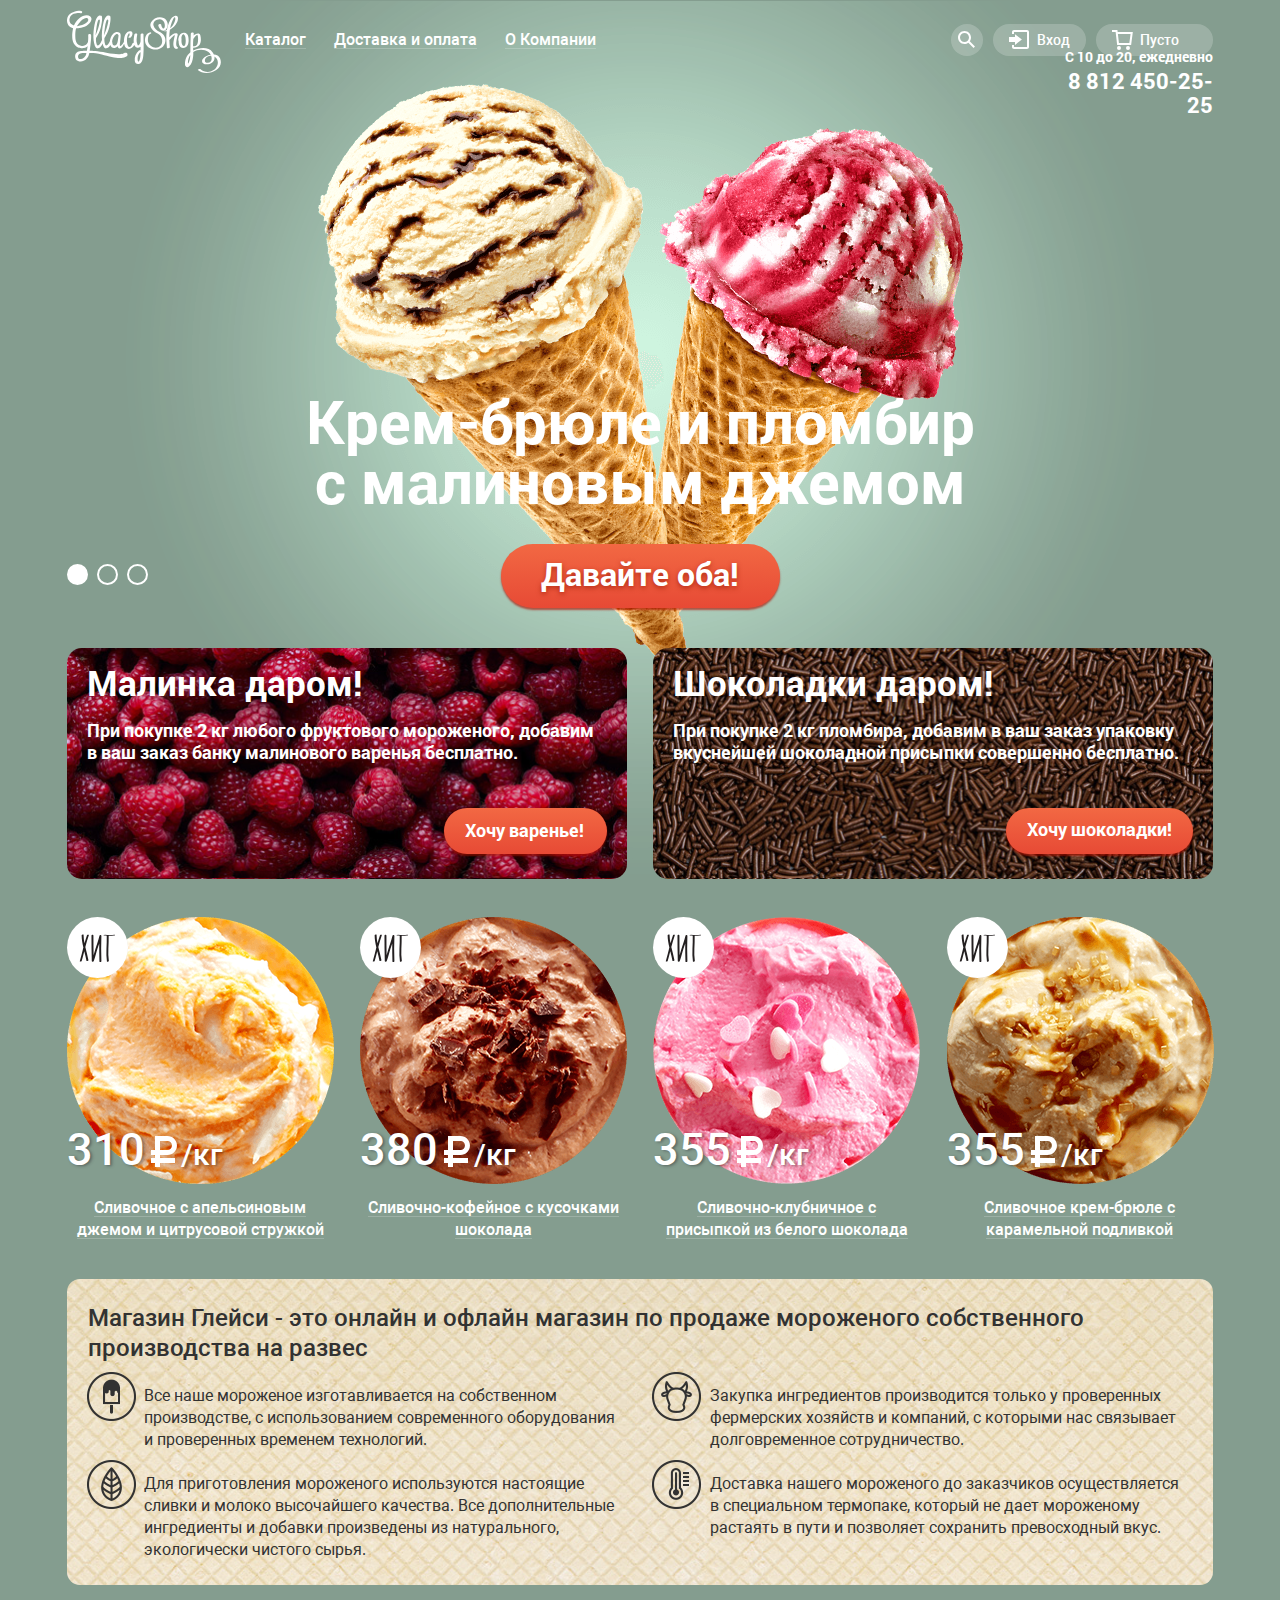
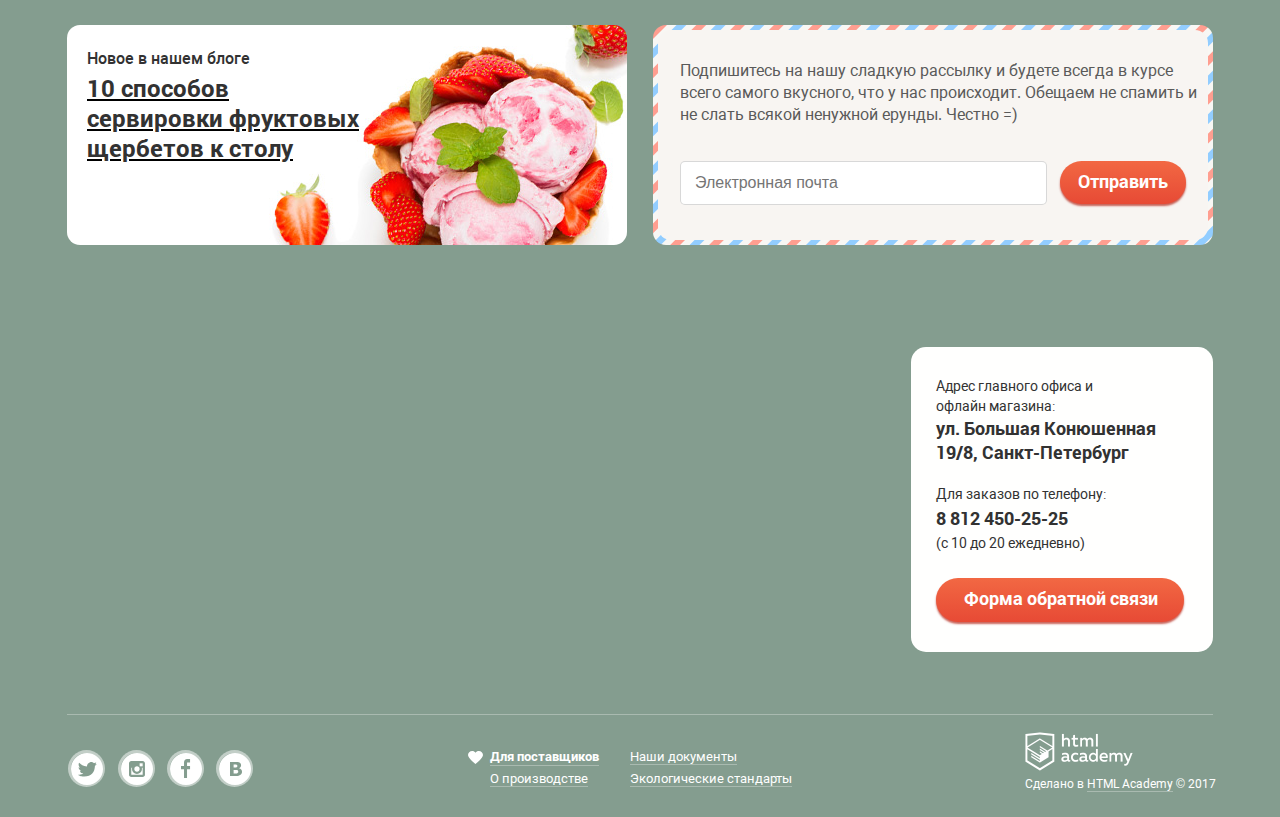
<file: index.html>
<!DOCTYPE html>
<html lang="ru">
<head>
  <meta charset="utf-8">
  <link rel="stylesheet" href="css/normalize.css">
  <link rel="stylesheet" href="css/style_min.css">
  <!--<link rel="stylesheet" href="css/style.css">-->
  <title>HTML Academy: Глейси</title>
</head>
<body class="bodyIndex">
<div class="globalContainer">
  <div class="slidesImagesWrapper withSlide1">
<!--ХЕДЕР СТРАНИЦЫ-->
<header class="pageHeader">
  <img class="logo" src="img/svg/logo.svg" width="154" height="64" alt="Логотип Gllacy">

  <!--Навигация по сайту-->
  <nav class="siteNavigation">
    <h2 class="visuallyHidden descriptor">Навигация по сайту</h2>
    <ul class="navigationMenu">
      <!--Пункт меню - каталог-->
      <li class="navMenuItem" tabindex="0">
        <a class="button catalog navButton" href="#"><span class="toUnderline">Каталог</span></a>

        <!--МОДАЛЬНОЕ ОКНО - подменю в "Каталог"-->
        <div class="catalogOnHover">
          <ul class="hidden inCatalogPointers">
            <li class="pointer"><a class="button new" href="#">Новинки</a></li>
            <li class="pointer"><a class="button" href="catalog.html">Сливочное</a></li>
            <li class="pointer"><a class="button" href="#">Щербеты</a></li>
            <li class="pointer"><a class="button" href="#">Фруктовый лед</a></li>
            <li class="pointer"><a class="button last" href="#">Мелорин</a></li>
          </ul>
        </div>
      </li>

      <!--Доставка и оплата-->
      <li class="navMenuItem">
        <a class="button navButton" href="#"><span class="toUnderline">Доставка и оплата</span></a>
      </li>
      <!--О компании-->
      <li class="navMenuItem">
        <a class="button navButton" href="#"><span class="toUnderline">О Компании</span></a>
      </li>
    </ul>
  </nav>

  <!--Сервисы пользователя-->
  <h2 class="visuallyHidden descriptor">Сервисы пользователя</h2>
  <ul class="clientServices">

    <!--Поиск-->
    <li class="search service" tabindex="0">
      <h3 class="visuallyHidden descriptor">Поиск по сайту</h3>

      <!--МОДАЛЬНОЕ ОКНО - поле ввода поиска-->
      <div class="hidden searchOnHover">
        <form class="searchForm" method="post" action="http://echo.htmlacademy.ru">
          <div class="toShowTextAbove">
            <label class="visuallyHidden" for="searchField">Поле поиска</label>
            <input class="searchField" id="searchField" type="text" name="searchRequest" maxlength="50" placeholder="Что ищем?" required>
            <span class="textAbove">Что ищем?</span>
          </div>
        </form>
      </div>
    </li>

    <!--Авторизация-->
    <li class="authorization service" tabindex="0">
      <h3 class="visuallyHidden descriptor">Авторизация пользователя</h3>
      <a class="button" href="#">Вход</a>

      <!--МОДАЛЬНОЕ ОКНО - Авторизация пользователя-->
      <div class="hidden authOnHover">
        <h3 class="visuallyHidden descriptor">Форма авторизации</h3>
        <form class="authForm" method="post" action="http://echo.htmlacademy.ru">
          <div class="toShowTextAbove1">
            <label class="visuallyHidden" for="login">Электронная почта</label>
            <input class="login" id="login" type="text" name="login" maxlength="50" placeholder="Электронная почта" required>
            <span class="textAbove1">Электронная почта</span>
          </div>

          <div class="toShowTextAbove2">
            <label class="visuallyHidden" for="password">Пароль</label>
            <input class="password" id="password" type="text" name="password" maxlength="50" placeholder="Пароль" required>
            <span class="textAbove2">Пароль</span>
          </div>

          <button class="authButton button" type="submit">Войти</button>
        </form>

        <p class="forgotAndNewReg">
          <a class="link" href="#">Забыли пароль?</a>
          <a class="link" href="#">Новая регистрция</a>
        </p>
      </div>
    </li>

    <!--Тележка-->
    <li class="trolley service" tabindex="0">
      <h3 class="visuallyHidden descriptor">Тележка: выбранные товары</h3>
      <a class="button trolleyButton" href="#">Пусто</a>

      <!--МОДАЛЬНОЕ ОКНО - содержимое тележки с покупками-->
      <div class="hidden trolleyOnHover">
        <div class="inTrolleyWrapper">
        <h3 class="visuallyHidden descriptor">Список выбранных товаров</h3>
        <table class="chosenProducts">
          <tr class="inTrolleyItem">
            <td class="cancelCell">
              <button class="cancelButton" type="button">Удалить товар</button>
            </td>
            <td class="icon"><img src="img/for_index/hit1_orange.png" width="33" height="33" alt="Миниатюра товара в тележке"></td>
            <td class="name">Пломбир с апельсиновы джемом</td>
            <td class="quantityAndPrice">1,5 кг x 200 руб.</td>
            <td class="price">300 руб.</td>
          </tr>
          <tr class="inTrolleyItem">
            <td>
              <button class="cancelButton" type="button">Удалить товар</button>
            </td>
            <td class="icon"><img src="img/for_index/hit3_pink.png" width="33" height="33" alt=""></td>
            <td class="name">Клубничный пломбир с присыпкой из белого шоколада</td>
            <td class="quantityAndPrice">1,5 кг x 300 руб.</td>
            <td class="price">450 руб.</td>
          </tr>
        </table>

        <p class="fullPrice">Итого: 750 руб.</p>
        <a href="#" class="buyButton">Оформить заказ</a>
        </div>
      </div>
    </li>
  </ul>

  <!--График работы и телефон-->
  <div class="scheduleAndTel">
    <h2 class="visuallyHidden descriptor">Наш график работы и телефон</h2>
    <p class="info">
      <span class="schedule">C 10 до 20, ежедневно</span>
      <a class="tel" href="tel:88124502525">8 812 450-25-25</a>
    </p>
  </div>
</header>

<!--ОСНОВНОЕ СОДЕРЖАНИЕ СТРАНИЦЫ-->
<main class="pageMain">
  <h1 class="visuallyHidden heading1L">Магазин мороженого Глейси</h1>

  <!--Специальные предложения-->
  <section class="specialOffers">
    <h2 class="visuallyHidden">Специальные предложения</h2>

    <!--переключатель слайдов со спец. предложениями-->
    <div class="sliderToggle">
      <h3 class="visuallyHidden descriptor">Переключатель слайдов спец-предложений</h3>
      <form class="sliderToggleForm">
        <input class="slideControl" id="slide1" type="radio" name="slideControl" checked>
        <label class="button" for="slide1" tabindex="0">слайд 1</label>

        <input class=" slideControl" id="slide2" type="radio" name="slideControl">
        <label class="button" for="slide2" tabindex="0">слайд 2</label>

        <input class=" slideControl" id="slide3" type="radio" name="slideControl">
        <label class="button" for="slide3" tabindex="0">слайд 3</label>
      </form>
    </div>

    <!--Слайд 1 спец предложения-->
    <div class="slide1">
    <p class="specialOfferText">Крем-брюле и пломбир с малиновым джемом</p>
    <a class="button" href="#">Давайте оба!</a>
    </div>

    <!--Слайд 2 спец предложения-->
    <div class="slide2">
      <p class="specialOfferText">Шоколадный пломбир и лимонный сорбет</p>
      <a class="button" href="#">Давайте оба!</a>
    </div>

    <!--Слайд 3 спец предложения-->
    <div class="slide3">
      <p class="specialOfferText">Пломбир с помадкой и клубничный щербет</p>
      <a class="button" href="#">Давайте оба!</a>
    </div>

    <div class="specials">
      <div class="specialOfferChoice1">
        <p class="choiceHeading">Малинка даром!</p>
        <p class="choiceText">При покупке 2 кг любого фруктового мороженого, добавим в ваш заказ банку малинового
          варенья бесплатно.</p>

        <a class="button" href="#">Хочу варенье!</a>
      </div>

      <div class="specialOfferChoice2">
        <p class="choiceHeading">Шоколадки даром!</p>
        <p class="choiceText">При покупке 2 кг пломбира, добавим в ваш заказ упаковку вкуснейшей шоколадной присыпки
          совершенно бесплатно.</p>

        <a class="button" href="#">Хочу шоколадки!</a>
      </div>

    </div>
  </section>

  <!--Хиты продаж-->
  <section class="hitsCatalog">
    <h2 class="visuallyHidden descriptor">Хиты продаж</h2>

    <ul class="catalogList">
      <!--1-->
      <li class="catalogItem isHit">
        <div class="hoverLayer"></div>
        <div class="zPositioner">
        <img class="image" src="img/for_index/hit1_orange.png" width="267" height="267" alt="Сливочное с апельсиновым джемом и цитрусовой стружкой">
          <p class="price">
            <span class="priceBig">310</span><span class="priceSmall">/кг</span>
          </p>
        <h3 class="itemHeading">
          <a class="link itemLink" href="#"><span class="toUnderline">Сливочное с апельсиновым</span><span class="toUnderline"> джемом и цитрусовой стружкой</span></a>
        </h3>
        <a class="hidden button" href="#">Быстрый просмотр</a>
        </div>
      </li>

      <!--2-->
      <li class="catalogItem isHit">
        <div class="hoverLayer"></div>
        <div class="zPositioner">
          <img class="image" src="img/for_index/hit2_brown.png" width="267" height="267" alt="Сливочно-кофейное с кусочками шоколада">
          <p class="price">
            <span class="priceBig">380</span><span class="priceSmall">/кг</span>
          </p>
          <h3 class="itemHeading">
            <a class="link itemLink" href="#"><span class="toUnderline">Сливочно-кофейное с кусочками</span><span class="toUnderline">шоколада</span></a>
          </h3>
          <a class="hidden button" href="#">Быстрый просмотр</a>
        </div>
      </li>

      <!--3-->
      <li class="catalogItem isHit">
        <div class="hoverLayer"></div>
        <div class="zPositioner">
          <img class="image" src="img/for_index/hit3_pink.png" width="267" height="267" alt="Сливочно-клубничное с присыпкой из белого шоколада">
          <p class="price">
            <span class="priceBig">355</span><span class="priceSmall">/кг</span>
          </p>
          <h3 class="itemHeading">
            <a class="link itemLink" href="#"><span class="toUnderline">Сливочно-клубничное с </span><span class="toUnderline">присыпкой из белого шоколада</span></a>
          </h3>
          <a class="hidden button" href="#">Быстрый просмотр</a>
        </div>
      </li>

      <!--4-->
      <li class="catalogItem isHit">
        <div class="hoverLayer"></div>
        <div class="zPositioner">
          <img class="image" src="img/for_index/hit4_caramel.png" width="267" height="267" alt="Сливочное крем-брюле с карамельной подливкой">
          <p class="price">
            <span class="priceBig">355</span><span class="priceSmall">/кг</span>
          </p>
          <h3 class="itemHeading">
            <a class="link itemLink" href="#"><span class="toUnderline">Сливочное крем-брюле с</span><span class="toUnderline">карамельной подливкой</span></a>
          </h3>
          <a class="hidden button" href="#">Быстрый просмотр</a>
        </div>
      </li>

    </ul>
  </section>

  <!--Текстовое описание магазина-->
  <section class="aboutUs">
    <h2 class="heading">Магазин Глейси - это онлайн и офлайн магазин по продаже мороженого собственного
      производства на развес</h2>
    <p class="aboutUsItem">Все наше мороженое изготавливается на собственном производстве, с использованием современного
      оборудования и проверенных временем технологий.</p>

    <p class="aboutUsItem">Закупка ингредиентов производится только у проверенных фермерских хозяйств и компаний, с
      которыми нас связывает долговременное сотрудничество.</p>

    <p class="aboutUsItem">Для приготовления мороженого используются настоящие сливки и молоко высочайшего качества. Все
      дополнительные ингредиенты и добавки произведены из натурального, экологически чистого сырья.</p>

    <p class="aboutUsItem">Доставка нашего мороженого до заказчиков осуществляется в специальном термопаке, который не
      дает мороженому растаять в пути и позволяет сохранить превосходный вкус.</p>
  </section>

  <!--Предложение поддерживать связь-->
  <section class="inTouchInvitation">
    <h2 class="visuallyHidden descriptor">Поддерживайте с нами связь</h2>

    <!--Блог-->
    <div class="blogNews">
      <h3 class="visuallyHidden descriptor">Заходите в наш блог</h3>
      <p class="blogInfo">Новое в нашем блоге</p>
      <a class="blogLink" href="#">
        <span class="toUnderline">10 способов сервировки фруктовых щербетов к столу</span>
      </a>
    </div>

    <!--Рассылка по эл.почте-->
    <div class="mailListSubscription">
      <div class="wrapperForBgr">
        <h3 class="visuallyHidden descriptor">Подписаться на нашу рассылку</h3>
        <p class="subscriptionText">Подпишитесь на нашу сладкую рассылку и будете всегда в курсе всего самого вкусного,
          что
          у нас происходит. Обещаем не спамить и не слать всякой ненужной ерунды. Честно =)</p>

        <form class="subscriptionForm" method="post" action="http://echo.htmlacademy.ru">
          <div class="toShowTextAbove">
          <label class="visuallyHidden" for="emailField">Ваша электронная почта</label>
          <input class="inputEmail" id="emailField" type="text" name="emailToSubscribe" maxlength="50" placeholder="Электронная почта" required>
          <span class="textAbove">Электронная почта</span>
          </div>
          <button class="subscriptionButton button" type="submit">Отправить</button>
        </form>
      </div>
    </div>

  </section>

  </main>

    <!--закрытие div.slidesImagesWrapper-->
  </div>

  <!--закрытие div.globalContainer-->
</div>

  <!--Карта-->
  <section class="map">
    <h2 class="visuallyHidden descriptor">Карта - как до нас добраться</h2>

    <iframe class="interactiveMap" src="https://www.google.com/maps/embed?pb=!1m18!1m12!1m3!1d3361.2108519859835!2d30.32857878910439!3d59.93897958861293!2m3!1f0!2f0!3f0!3m2!1i1024!2i768!4f13.1!3m3!1m2!1s0x4696310fca5ba729%3A0xea9c53d4493c879f!2z0JHQvtC70YzRiNCw0Y8g0JrQvtC90Y7RiNC10L3QvdCw0Y8g0YPQuy4sIDE5LCDQodCw0L3QutGCLdCf0LXRgtC10YDQsdGD0YDQsywgMTkxMTg2!5e0!3m2!1sru!2sru!4v1505202459030" width="0" height="429" style="border:0" allowfullscreen></iframe>

    <div class="globalContainer">

      <div class="mapInfo">
        <span class="text t1">Адрес главного офиса и офлайн магазина:</span>
        <span class="text t2">ул. Большая Конюшенная 19/8, Санкт-Петербург</span>
        <span class="text t3">Для заказов по телефону:</span>
        <a class="text t4" href="tel:88124502525">8 812 450-25-25</a>
        <span class="text t5">(с 10 до 20 ежедневно)</span>
        <a class="feedbackButton button" href="#">Форма обратной связи</a>
      </div>

    </div>

  </section>
<div class="globalContainer">

<!--ФУТЕУР СТРАНИЦЫ-->
<footer class="pageFooter">

  <div class="socialNetworks">
  <h2 class="visuallyHidden descriptor">Наши страницы в соц.сетях</h2>
    <a class="socialButton twitter" href="#">Твиттер</a>
    <a class="socialButton instagram" href="#">Инстаграм</a>
    <a class="socialButton facebook" href="#">Фейсбук</a>
    <a class="socialButton vk" href="#">ВКонтакте</a>
  </div>

  <div class="officialInfo">
    <h2 class="visuallyHidden descriptor">Официальная информация</h2>
    <p class="block">
      <a class="officialInfoLink marked" href="#"><span class="toUnderline">Для поставщиков</span></a>
      <a class="officialInfoLink atBottom" href="#"><span class="toUnderline">О производстве</span></a>
    </p>
    <p class="block">
      <a class="officialInfoLink" href="#"><span class="toUnderline">Наши документы</span></a>
      <a class="officialInfoLink atBottom" href="#"><span class="toUnderline">Экологические стандарты</span></a>
    </p>
  </div>

  <div class="siteDeveloper">
    <h2 class="visuallyHidden descriptor">Разработчик сайта</h2>
    <a class="siteDeveloperLink1" href="https://htmlacademy.ru/intensive/htmlcss">
      <img class="image" src="img/for_index/academyLogo.png" alt="Логотип HTMLAcademy" width="108" height="39">
    </a>
    <p class="info">Сделано в <a class="siteDeveloperLink2" href="https://htmlacademy.ru/intensive/htmlcss"><span class="toUnderline">
      HTML Academy</span></a> &copy; 2017</p>
  </div>
</footer>

  <!--это - закрытие globalContainer-->
</div>

<!--МОДАЛЬНОЕ ОКНО - Форма обратной связи, которая открывается с кнопки на карте-->

<div class="darkLayer hidden">

  <div class="feedback">
    <h2 class="visuallyHidden descriptor">Форма обратной связи</h2>
    <form class="feedbackForm">
      <p class="info">Мы обязательно вам ответим! </p>

      <div class="toShowTextAbove1">
        <label class="visuallyHidden" for="name">Ваше имя</label>
        <input class="clientName" id="name" type="text" name="clientName" placeholder="Как вас зовут?"
               maxlength="50" required>
        <span class="textAbove">Как вас зовут?</span>
      </div>

      <div class="toShowTextAbove2">
        <label class="visuallyHidden" for="email">Ваша электронная почта</label>
        <input class="clientEmail" id="email" type="text" name="clientEmail" placeholder="Ваша почта для ответа?"
               maxlength="50" required>
        <span class="textAbove">Ваша почта для ответа?</span>
      </div>

      <div class="toShowTextAbove3">
        <label class="visuallyHidden" for="message">Поле для ввода сообщения</label>
        <textarea class="getMessage" id="message" rows="7" cols="40" name="clientMessage"
                  placeholder="Напишите что-нибудь..." required></textarea>
        <span class="textAbove">Напишите что-нибудь...</span>
      </div>

      <button class="button" type="submit">Отправить</button>
    </form>

    <button class="button closeFormButton" type="button">Закрыть форму обратной связи</button>
  </div>
</div>

<script src="js/script_min.js"></script>
<!--<script src="js/script.js"></script>-->
</body>
</html>
</file>
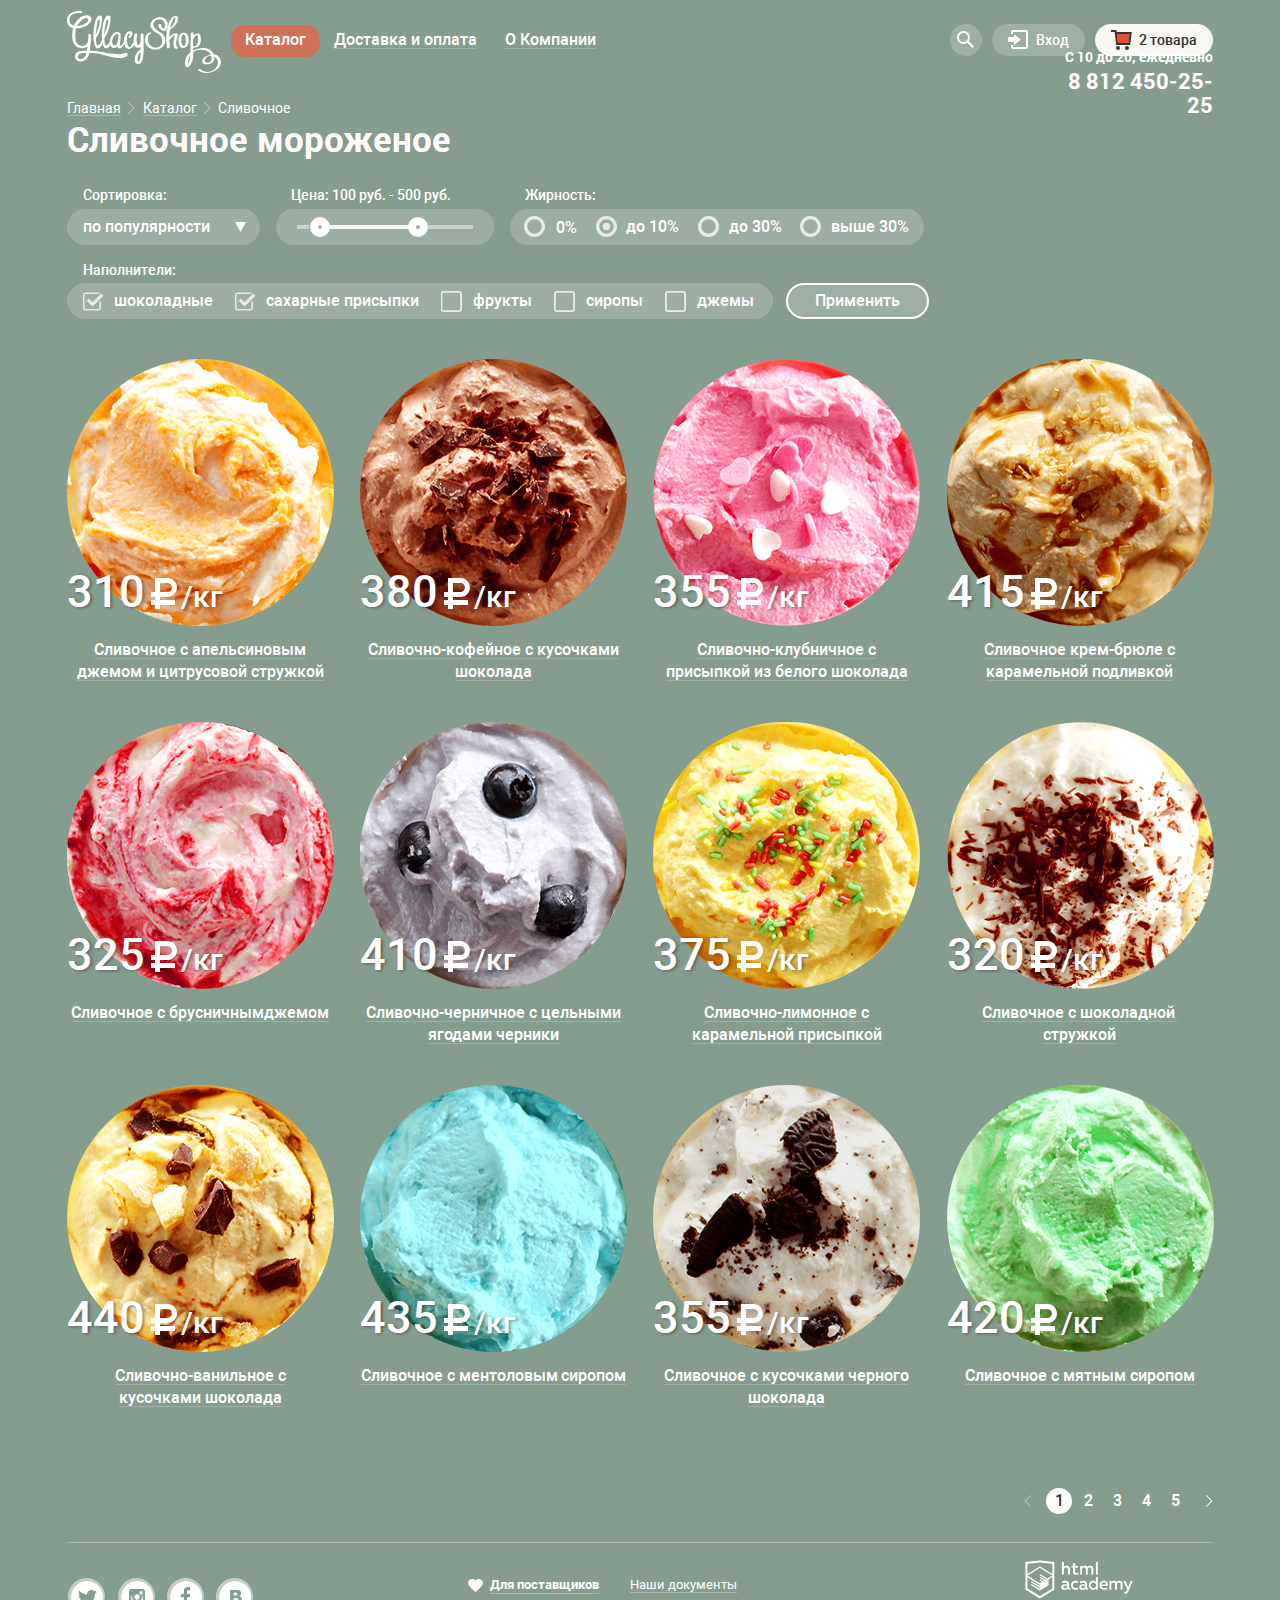
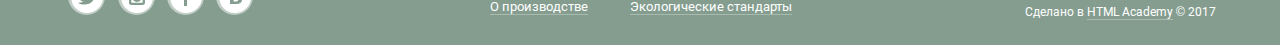
<file: catalog.html>
<!DOCTYPE html>
<html lang="en">
<head>
  <meta charset="UTF-8">
  <link rel="stylesheet" href="css/normalize.css">
  <link rel="stylesheet" href="css/style_min.css">
  <!--<link rel="stylesheet" href="css/style.css">-->
  <title>Глейси : каталог</title>
</head>
<body class="bodyCatalog">
<div class="globalContainer">

<!--ХЕДЕР СТРАНИЦЫ-->
<header class="pageHeader">
  <a class="logoLink" href="index.html">
    <img class="logo" src="img/svg/logo.svg" width="154" height="64" alt="Логотип Gllacy">
  </a>

  <!--Навигация по сайту-->
  <nav class="siteNavigation">
    <h2 class="visuallyHidden descriptor">Навигация по сайту</h2>
    <ul class="navigationMenu">
      <!--Пункт меню - каталог-->
      <li class="navMenuItem current" tabindex="0">
        <a class="button catalog navButton" href="#"><span class="toUnderline">Каталог</span></a>

        <!--МОДАЛЬНОЕ ОКНО - подменю в "Каталог"-->
        <div class="catalogOnHover">
          <ul class="hidden inCatalogPointers">
            <li class="pointer"><a class="button new" href="#">Новинки </a></li>
            <li class="pointer current"><a class="button" href="catalog.html">Сливочное </a></li>
            <li class="pointer"><a class="button" href="#">Щербеты</a></li>
            <li class="pointer"><a class="button" href="#">Фруктовый лед</a></li>
            <li class="pointer"><a class="button last" href="#">Мелорин</a></li>
          </ul>
        </div>
      </li>

      <!--Доставка и оплата-->
      <li class="navMenuItem">
        <a class="button navButton" href="#"><span class="toUnderline">Доставка и оплата</span></a>
      </li>
      <!--О компании-->
      <li class="navMenuItem">
        <a class="button navButton" href="#"><span class="toUnderline">О Компании</span></a>
      </li>
    </ul>
  </nav>

  <!--Сервисы пользователя-->
  <h2 class="visuallyHidden descriptor">Сервисы пользователя</h2>
  <ul class="clientServices">

    <!--Поиск-->
    <li class="search service" tabindex="0">
      <h3 class="visuallyHidden descriptor">Поиск по сайту</h3>

      <!--МОДАЛЬНОЕ ОКНО - поле ввода поиска-->
      <div class="hidden searchOnHover">
        <form class="searchForm" method="post" action="http://echo.htmlacademy.ru">
          <div class="toShowTextAbove">
            <label class="visuallyHidden" for="searchField">Поле поиска</label>
            <input class="searchField" id="searchField" type="text" name="searchRequest" maxlength="50" placeholder="Что ищем?" required>
            <span class="textAbove">Что ищем?</span>
          </div>
        </form>
      </div>
    </li>

    <!--Авторизация-->
    <li class="authorization service" tabindex="0">
      <h3 class="visuallyHidden descriptor">Авторизация пользователя</h3>
      <a class="button" href="#">Вход</a>

      <!--МОДАЛЬНОЕ ОКНО - Авторизация пользователя-->
      <div class="hidden authOnHover">
        <h3 class="visuallyHidden descriptor">Форма авторизации</h3>
        <form class="authForm" method="post" action="http://echo.htmlacademy.ru">
          <div class="toShowTextAbove1">
            <label class="visuallyHidden" for="login">Электронная почта</label>
            <input class="login" id="login" type="text" name="login" maxlength="50" placeholder="Электронная почта" required>
            <span class="textAbove1">Электронная почта</span>
          </div>

          <div class="toShowTextAbove2">
            <label class="visuallyHidden" for="password">Пароль</label>
            <input class="password" id="password" type="text" name="password" maxlength="50" placeholder="Пароль" required>
            <span class="textAbove2">Пароль</span>
          </div>

          <button class="authButton button" type="submit">Войти</button>
        </form>

        <p class="forgotAndNewReg">
          <a class="link" href="#">Забыли пароль?</a>
          <a class="link" href="#">Новая регистрция</a>
        </p>
      </div>

    </li>

    <!--Тележка-->
    <li class="trolley service withProducts" tabindex="0">
      <h3 class="visuallyHidden descriptor">Тележка: выбранные товары</h3>
      <a class="button trolleyButton withProducts" href="#">2 товара</a>

      <!--МОДАЛЬНОЕ ОКНО - содержимое тележки с покупками-->
      <div class="hidden trolleyOnHover">
        <div class="inTrolleyWrapper">
        <h3 class="visuallyHidden descriptor">Список выбранных товаров</h3>
        <table class="chosenProducts">
          <tr class="inTrolleyItem">
            <td class="cancelCell">
              <button class="cancelButton" type="button">Удалить товар</button>
            </td>
            <td class="icon"><img src="img/for_index/hit1_orange.png" width="33" height="33" alt="Миниатюра товара в тележке"></td>
            <td class="name">Пломбир с апельсиновы джемом</td>
            <td class="quantityAndPrice">1,5 кг x 200 руб.</td>
            <td class="price">300 руб.</td>
          </tr>
          <tr class="inTrolleyItem">
            <td>
              <button class="cancelButton" type="button">Удалить товар</button>
            </td>
            <td class="icon"><img src="img/for_index/hit3_pink.png" width="33" height="33" alt=""></td>
            <td class="name">Клубничный пломбир с присыпкой из белого шоколада</td>
            <td class="quantityAndPrice">1,5 кг x 300 руб.</td>
            <td class="price">450 руб.</td>
          </tr>
        </table>

        <p class="fullPrice">Итого: 750 руб.</p>
        <a href="#" class="buyButton">Оформить заказ</a>
        </div>
      </div>
    </li>
  </ul>

  <!--График работы и телефон-->
  <div class="scheduleAndTel">
    <h2 class="visuallyHidden descriptor">Наш график работы и телефон</h2>
    <p class="info">
      <span class="schedule">С 10 до 20, ежедневно</span>
      <a class="tel" href="tel:88124502525">8 812 450-25-25</a>
    </p>
  </div>
</header>

<!--ОСНОВНОЕ СОДЕРЖАНИЕ СТРАНИЦЫ-->
<main class="pageMain">
  <!--breadcrumbs-->
  <h2 class="visuallyHidden descriptor">Ваше расположение на сайте</h2>
  <ol class="breadcrumbs">
    <li class="item"><a class="link breadcrumbsLink" href="index.html"><span class="toUnderline">Главная</span></a></li>
    <li class="item"><a class="link breadcrumbsLink" href="#"><span class="toUnderline">Каталог</span></a></li>
    <li class="item"><a class="link current breadcrumbsLink"><span class="toUnderline currentUnderline">Сливочное</span></a></li>
  </ol>

  <!--Заголовок страницы-->
  <h1 class="heading1L"> Сливочное мороженое </h1>

  <!--Фильтры-->
  <section class="filters">
    <h2 class="visuallyHidden descriptor">Фиьтры сортировки товаров</h2>
    <form class="filtersForm">
      <!--критерий сортировки-->
      <fieldset class="criteriaSet set">
        <legend class="legend">Сортировка:</legend>
        <select class="options" id="options" name="sortCriteria">
          <option class="option" value="popularity" selected>по популярности</option>
          <option class="option" value="lowPriceFirst">сначала недорогие</option>
          <option class="option" value="highPriceFirst">сначала дорогие</option>
          <option class="option" value="fatContent">по жирности</option>
        </select>
      </fieldset>

      <!--Установить диапазон цены-->
      <fieldset class="priceRangeSet set">
        <legend class="legend"> Цена: 100 руб. - 500 руб.</legend>

        <div class="wrapper">
          <button class="runner1"></button>
          <button class="runner2"></button>
          <div class="rail"></div>
          <div class="betweenCircles"></div>
        </div>
      </fieldset>

      <!--Жирность-->
      <fieldset class="fatContentSet set">
        <legend class="legend">Жирность:</legend>
        <div class="wrapper">
          <input class="fatnessRadio" id="fatnessRradio1" type="radio" name="fatness" value="zero">
          <label class="fatnessLabel lab1" for="fatnessRradio1" tabindex="0">0%</label>

          <input class="fatnessRadio" id="fatnessRradio2" type="radio" name="fatness" value="less10" checked>
          <label class="fatnessLabel lab2" for="fatnessRradio2" tabindex="0">до 10%</label>

          <input class="fatnessRadio" id="fatnessRradio3" type="radio" name="fatness" value="less30">
          <label class="fatnessLabel lab3" for="fatnessRradio3" tabindex="0">до 30%</label>

          <input class="fatnessRadio" id="fatnessRradio14" type="radio" name="fatness" value="more30">
          <label class="fatnessLabel lab4" for="fatnessRradio14" tabindex="0">выше 30%</label>

        </div>
      </fieldset>

      <!--Наполнители-->
      <fieldset class="fillerSet set">
        <legend class="legend">Наполнители:</legend>
        <div class="wrapper">

          <input class="check" id="check1" type="checkbox" name="chocolate" checked>
          <label class="fillerLabel lab1" for="check1" tabindex="0">шоколадные</label>

          <input class="check" id="check2" type="checkbox" name="sugarAdds" checked>
          <label class="fillerLabel lab2" for="check2" tabindex="0">сахарные присыпки</label>

          <input class="check" id="check3" type="checkbox" name="fruits">
          <label class="fillerLabel lab3" for="check3" tabindex="0">фрукты</label>

          <input class="check" id="check4" type="checkbox" name="syrup">
          <label class="fillerLabel lab4" for="check4" tabindex="0">сиропы</label>

          <input class="check" id="check5" type="checkbox" name="jam">
          <label class="fillerLabel lab5" for="check5" tabindex="0">джемы</label>

        </div>
      </fieldset>

      <button class="filtersButton" type="submit">Применить</button>
    </form>
  </section>

  <!--Каталог товаров-->
  <section class="productsCatalog">
    <h2 class="visuallyHidden descriptor">Каталог</h2>
    <ul class="catalogList">
      <!--1-->
      <li class="catalogItem">
        <div class="hoverLayer"></div>
        <div class="zPositioner">
          <img class="image" src="img/for_catalog/catItem1.png" width="267" height="267" alt="Сливочное с апельсиновым джемом и цитрусовой стружкой">
          <p class="price">
            <span class="priceBig">310</span><span class="priceSmall">/кг</span>
          </p>
          <h3 class="itemHeading">
            <a class="link itemLink" href="#"><span class="toUnderline">Сливочное с апельсиновым</span><span class="toUnderline"> джемом и цитрусовой стружкой</span></a>
          </h3>
          <a class="hidden button" href="#">Быстрый просмотр</a>
        </div>
      </li>

      <!--2-->
      <li class="catalogItem">
        <div class="hoverLayer"></div>
        <div class="zPositioner">
          <img class="image" src="img/for_catalog/catItem2.png" width="267" height="267" alt="Сливочно-кофейное с кусочками шоколада">
          <p class="price">
            <span class="priceBig">380</span><span class="priceSmall">/кг</span>
          </p>
          <h3 class="itemHeading">
            <a class="link itemLink" href="#"><span class="toUnderline">Сливочно-кофейное с кусочками</span><span class="toUnderline">шоколада</span></a>
          </h3>
          <a class="hidden button" href="#">Быстрый просмотр</a>
        </div>
      </li>

      <!--3-->
      <li class="catalogItem">
        <div class="hoverLayer"></div>
        <div class="zPositioner">
          <img class="image" src="img/for_catalog/catItem3.png" width="267" height="267" alt="Сливочно-клубничное с присыпкой из белого шоколада">
          <p class="price">
            <span class="priceBig">355</span><span class="priceSmall">/кг</span>
          </p>
          <h3 class="itemHeading">
            <a class="link itemLink" href="#"><span class="toUnderline">Сливочно-клубничное с</span><span class="toUnderline">присыпкой из белого шоколада</span></a>
          </h3>
          <a class="hidden button" href="#">Быстрый просмотр</a>
        </div>
      </li>

      <!--4-->
      <li class="catalogItem">
        <div class="hoverLayer"></div>
        <div class="zPositioner">
          <img class="image" src="img/for_catalog/catItem4.png" width="267" height="267" alt="Сливочное крем-брюле с карамельной подливкой">
          <p class="price">
            <span class="priceBig">415</span><span class="priceSmall">/кг</span>
          </p>
          <h3 class="itemHeading">
            <a class="link itemLink" href="#"><span class="toUnderline">Сливочное крем-брюле с</span><span class="toUnderline">карамельной подливкой</span></a>
          </h3>
          <a class="hidden button" href="#">Быстрый просмотр</a>
        </div>
      </li>

      <!--5-->
      <li class="catalogItem">
        <div class="hoverLayer"></div>
        <div class="zPositioner">
          <img class="image" src="img/for_catalog/catItem5.png" width="267" height="267" alt="Сливочное с брусничным джемом">
          <p class="price">
            <span class="priceBig">325</span><span class="priceSmall">/кг</span>
          </p>
          <h3 class="itemHeading">
            <a class="link itemLink" href="#"><span class="toUnderline">Сливочное с брусничным</span><span class="toUnderline">джемом</span></a>
          </h3>
          <a class="hidden button" href="#">Быстрый просмотр</a>
        </div>
      </li>

      <!--6-->
      <li class="catalogItem">
        <div class="hoverLayer"></div>
        <div class="zPositioner">
          <img class="image" src="img/for_catalog/catItem6.png" width="267" height="267" alt="Сливочно-черничное с цельными ягодами черники">
          <p class="price">
            <span class="priceBig">410</span><span class="priceSmall">/кг</span>
          </p>
          <h3 class="itemHeading">
            <a class="link itemLink" href="#"><span class="toUnderline">Сливочно-черничное с цельными</span><span class="toUnderline">ягодами черники</span></a>
          </h3>
          <a class="hidden button" href="#">Быстрый просмотр</a>
        </div>
      </li>

      <!--7-->
      <li class="catalogItem">
        <div class="hoverLayer"></div>
        <div class="zPositioner">
          <img class="image" src="img/for_catalog/catItem7.png" width="267" height="267" alt="Сливочно-лимонное с карамельной присыпкой">
          <p class="price">
            <span class="priceBig">375</span><span class="priceSmall">/кг</span>
          </p>
          <h3 class="itemHeading">
            <a class="link itemLink" href="#"><span class="toUnderline">Сливочно-лимонное с</span><span class="toUnderline">карамельной присыпкой</span></a>
          </h3>
          <a class="hidden button" href="#">Быстрый просмотр</a>
        </div>
      </li>

      <!--8-->
      <li class="catalogItem">
        <div class="hoverLayer"></div>
        <div class="zPositioner">
          <img class="image" src="img/for_catalog/catItem8.png" width="267" height="267" alt="Сливочное с шоколадной стружкой">
          <p class="price">
            <span class="priceBig">320</span><span class="priceSmall">/кг</span>
          </p>
          <h3 class="itemHeading">
            <a class="link itemLink" href="#"><span class="toUnderline addSpace">Сливочное с шоколадной</span><span class="toUnderline">стружкой</span></a>
          </h3>
          <a class="hidden button" href="#">Быстрый просмотр</a>
        </div>
      </li>

      <!--9-->
      <li class="catalogItem">
        <div class="hoverLayer"></div>
        <div class="zPositioner">
          <img class="image" src="img/for_catalog/catItem9.png" width="267" height="267" alt="Сливочно-ванильное с кусочками шоколада">
          <p class="price">
            <span class="priceBig">440</span><span class="priceSmall">/кг</span>
          </p>
          <h3 class="itemHeading">
            <a class="link itemLink" href="#"><span class="toUnderline">Сливочно-ванильное с</span><span class="toUnderline">кусочками шоколада</span></a>
          </h3>
          <a class="hidden button" href="#">Быстрый просмотр</a>
        </div>
      </li>

      <!--10-->
      <li class="catalogItem">
        <div class="hoverLayer"></div>
        <div class="zPositioner">
          <img class="image" src="img/for_catalog/catItem10.png" width="267" height="267" alt="Сливочное с ментоловым сиропом">
          <p class="price">
            <span class="priceBig">435</span><span class="priceSmall">/кг</span>
          </p>
          <h3 class="itemHeading">
            <a class="link itemLink" href="#"><span class="toUnderline addSpace"> Сливочное с ментоловым </span><span class="toUnderline"> сиропом</span></a>
          </h3>
          <a class="hidden button" href="#">Быстрый просмотр</a>
        </div>
      </li>

      <!--11-->
      <li class="catalogItem">
        <div class="hoverLayer"></div>
        <div class="zPositioner">
          <img class="image" src="img/for_catalog/catItem11.png" width="267" height="267" alt="Сливочное с кусочками черного шоколада">
          <p class="price">
            <span class="priceBig">355</span><span class="priceSmall">/кг</span>
          </p>
          <h3 class="itemHeading">
            <a class="link itemLink" href="#"><span class="toUnderline">Сливочное с кусочками черного</span><span class="toUnderline">шоколада</span></a>
          </h3>
          <a class="hidden button" href="#">Быстрый просмотр</a>
        </div>
      </li>

      <!--12-->
      <li class="catalogItem">
        <div class="hoverLayer"></div>
        <div class="zPositioner">
          <img class="image" src="img/for_catalog/catItem12.png" width="267" height="267" alt="Сливочное с мятным сиропом">
          <p class="price">
            <span class="priceBig">420</span><span class="priceSmall">/кг</span>
          </p>
          <h3 class="itemHeading">
            <a class="link itemLink" href="#"><span class="toUnderline">Сливочное с мятным сиропом</span></a>
          </h3>
          <a class="hidden button" href="#">Быстрый просмотр</a>
        </div>
      </li>

    </ul>
  </section>

  <h2 class="visuallyHidden descriptor">Переключатель страниц каталога</h2>
  <ul class="paginator">
    <li class="paginatorItem"><a class="link linkBack" href="#">
      <!--следующая строка - инлайн svg стрелочи back у пагинатора-->
      <svg xmlns="http://www.w3.org/2000/svg" width="8" height="12" viewBox="0 0 8 12"><path fill="rgba(255, 255, 255, 0.4)" d="M7.237 5.642L1.729.133a.506.506 0 1 0-.716.716L6.163 6l-5.151 5.15a.507.507 0 0 0 .716.717l5.509-5.509a.504.504 0 0 0 0-.716z"/></svg>
    </a></li>
    <li class="paginatorItem"><a class="link current">1</a></li>
    <li class="paginatorItem"><a class="link" href="#">2</a></li>
    <li class="paginatorItem"><a class="link" href="#">3</a></li>
    <li class="paginatorItem"><a class="link" href="#">4</a></li>
    <li class="paginatorItem"><a class="link" href="#">5</a></li>
    <li class="paginatorItem"><a class="link linkForward" href="#">
      <!--следующая строка - инлайн svg стрелочи forward у пагинатора-->
      <svg xmlns="http://www.w3.org/2000/svg" width="8" height="12" viewBox="0 0 8 12"><path fill="rgba(255, 255, 255, 1)" d="M7.237 5.642L1.729.133a.506.506 0 1 0-.716.716L6.163 6l-5.151 5.15a.507.507 0 0 0 .716.717l5.509-5.509a.504.504 0 0 0 0-.716z"/></svg>
    </a></li>
  </ul>

</main>

<!--ФУТЕУР СТРАНИЦЫ-->
<footer class="pageFooter">

  <div class="socialNetworks">
    <h2 class="visuallyHidden descriptor">Наши страницы в соц.сетях</h2>
    <a class="socialButton twitter" href="#">Твиттер</a>
    <a class="socialButton instagram" href="#">Инстаграм</a>
    <a class="socialButton facebook" href="#">Фейсбук</a>
    <a class="socialButton vk" href="#">ВКонтакте</a>
  </div>

  <div class="officialInfo">
    <h2 class="visuallyHidden descriptor">Официальная информация</h2>
    <p class="block">
      <a class="officialInfoLink marked" href="#"><span class="toUnderline">Для поставщиков</span></a>
      <a class="officialInfoLink atBottom" href="#"><span class="toUnderline">О производстве</span></a>
    </p>
    <p class="block">
      <a class="officialInfoLink" href="#"><span class="toUnderline">Наши документы</span></a>
      <a class="officialInfoLink atBottom" href="#"><span class="toUnderline">Экологические стандарты</span></a>
    </p>
  </div>

  <div class="siteDeveloper">
    <h2 class="visuallyHidden descriptor">Разработчик сайта</h2>
    <a class="siteDeveloperLink1" href="https://htmlacademy.ru/intensive/htmlcss">
      <img class="image" src="img/for_index/academyLogo.png" alt="Логотип HTMLAcademy" width="108" height="39">
    </a>
    <p class="info">Сделано в <a class="siteDeveloperLink2" href="https://htmlacademy.ru/intensive/htmlcss"><span class="toUnderline">
      HTML Academy</span></a> &copy; 2017</p>
  </div>

</footer>

</div>

<script src="js/script_min.js"></script>
<!--<script src="js/script.js"></script>-->
</body>
</html>
</file>
<file: css/style_min.css>
@font-face{font-family:"Roboto";src:url(../fonts/roboto.woff2) format('woff2'),url(../fonts/roboto.woff) format('woff');font-weight:400;font-style:normal}@font-face{font-family:"Roboto";src:url(../fonts/robotomedium.woff2) format('woff2'),url(../fonts/robotomedium.woff) format('woff');font-weight:500;font-style:normal}@font-face{font-family:"Roboto";src:url(../fonts/robotobold.woff2) format('woff2'),url(../fonts/robotobold.woff) format('woff');font-weight:700;font-style:normal}.heading,.heading1L,body{color:#fff;font-family:"Roboto","Arial",sans-serif}body{margin:0;padding:0;font-weight:400;background-color:#849d8f;font-size:16px;line-height:22px}.heading,.heading1L{font-size:35px;line-height:41px}.heading{font-size:24px;line-height:30px}.pageHeader{margin:0 auto 23px;padding:10px 0 0;width:1146px;position:relative;display:flex;align-items:center;justify-content:flex-start}.bodyIndex .pageHeader{margin-bottom:0;z-index:10}.pageHeader .logo{box-sizing:border-box;margin:0 10px 0 0;padding:0}.pageHeader .logoLink{display:inline-block;height:64px}.navButton .toUnderline:after,.pageHeader .logoLink,.siteNavigation{box-sizing:border-box;margin:0;padding:0}.navigationMenu{margin:0;padding:0 0 3px;list-style:none;display:flex;flex-wrap:wrap;max-width:700px}.navMenuItem,.navMenuItem>.button{box-sizing:border-box;padding:0;margin:0;border-radius:14px}.navMenuItem.current .navButton{background-color:#d07058}.navMenuItem.current .toUnderline::after{border:0}.navMenuItem>.button{display:inline-block;vertical-align:top;padding:6px 14px;min-height:32px;position:relative;font-family:"Roboto","Arial",sans-serif;font-weight:500;font-size:16px;line-height:18px;color:#fff;text-decoration:none;text-align:center}.navButton .toUnderline,.navMenuItem{position:relative}.navButton .toUnderline:after{content:"";display:block;width:100%;height:0;position:absolute;left:0;bottom:0;border-bottom:1px solid rgba(255,255,255,.2)}.navMenuItem.current:focus .navButton,.navMenuItem:focus .navButton,.navMenuItem:hover>.button,.navMenuItem>.button:focus{background-color:#f7f6f3;color:#333;outline:0}.navButton:focus .toUnderline::after,.navMenuItem:focus .toUnderline::after,.navMenuItem:hover .toUnderline::after{border:0}.navMenuItem:focus{outline:0}.navMenuItem>.navButton:active{box-shadow:inset 0 2px 1px 0 rgba(105,105,105,.4)}.catalogOnHover{display:none;box-sizing:border-box;margin:0;padding:7px 0 0;width:144px;position:absolute;top:30px;left:-8px;border-radius:5px}.navMenuItem:focus .catalogOnHover,.navMenuItem:hover .catalogOnHover{display:block;z-index:1}.inCatalogPointers{margin:0;padding:0;list-style:none;background-color:#f8f7f4;border-radius:5px}.inCatalogPointers .pointer{box-sizing:border-box;margin:0;padding:0}.inCatalogPointers .pointer:first-child,.pointer:first-child>.button{border-radius:5px 5px 0 0;position:relative}.inCatalogPointers .pointer:last-child,.pointer:last-child>.button{border-radius:0 0 5px 5px}.inCatalogPointers .button{box-sizing:border-box;margin:0;display:inline-block;width:100%;padding:7px 0 7px 22px;font-family:"Roboto","Arial",sans-serif;font-weight:400;font-size:14px;line-height:16px;color:#323232;text-decoration:none}.inCatalogPointers .last{padding-bottom:14px}.inCatalogPointers .new{display:inline-block;box-sizing:border-box;margin:0;padding:10px 0 10px 22px;width:100%;font-family:"Roboto","Arial",sans-serif;font-weight:700;font-size:14px;line-height:16px;color:#323232}.inCatalogPointers .new::after{content:"";display:block;box-sizing:border-box;margin:0;padding:0;position:absolute;width:calc(100% - 15px);height:1px;left:6px;bottom:0;border-bottom:1px solid #d1d0ce}.pointer:not(.current) .button:active{background-color:#f6b5a5}.inCatalogPointers .pointer.current{background-color:#d07058}.pointer.current>.button{color:#fff;cursor:default}.inCatalogPointers .pointer:hover:not(.current){background-color:#fbded7}.clientServices{margin:0 0 0 auto;padding:0 0 4px;box-sizing:border-box;list-style:none;display:flex;align-items:center;flex-wrap:wrap}.clientServices>.service{box-sizing:border-box;margin:0 0 0 10px;padding:0;position:relative}.search{margin:0;padding:0;width:32px;height:32px;border-radius:50%;background-color:rgba(255,255,255,.2);background-image:url(../img/svg/magnif_nohover.svg);background-repeat:no-repeat;background-position:7px 7px;background-size:17px 17px;position:relative}.search:focus,.search:hover{outline:0;background-image:url(../img/svg/magnif_hover.svg);background-color:#f8f7f4}.search:focus .searchOnHover,.search:hover .searchOnHover{display:block}.searchOnHover{display:none;box-sizing:border-box;margin:0;padding:6px 0 0;width:340px;position:absolute;right:0;top:30px}.searchForm,.searchForm .searchField{box-sizing:border-box;margin:0;border-radius:5px}.searchForm{padding:20px 15px;background-color:#f8f7f4}.searchForm .toShowTextAbove{box-sizing:border-box;margin:0;padding:0;width:100%;position:relative}.searchForm .searchField{padding-left:15px;width:100%;height:44px;border:1px solid rgba(178,178,178,.5);background-color:#fff}.searchForm .textAbove{display:none;box-sizing:border-box;margin:0;padding:0;position:absolute;top:-16px;left:15px;border-radius:5px;font-family:"Roboto","Arial",sans-serif;font-size:11px;font-weight:400;line-height:13px;color:#5b9ddf;background-color:transparent}.search .searchField:hover{border:2px solid rgba(154,154,154,.5);padding-left:14px}.search .searchField:focus{border:2px solid rgba(46,136,228,.5);padding-left:14px;outline:0}.searchField:valid:not(:focus)+.textAbove{display:inline-block;color:#999}.searchField:focus+.textAbove,.searchField:valid:focus+.textAbove{display:inline-block}.authorization>.button{display:inline-block;box-sizing:border-box;margin:0;padding:8px 16px 8px 44px;font-family:"Roboto","Arial",sans-serif;font-weight:500;font-size:14px;line-height:16px;color:#fff;text-decoration:none;background-color:rgba(255,255,255,.2);border-radius:16px;background-image:url(../img/svg/login_nohover.svg);background-repeat:no-repeat;background-position:16px 6px}.authorization:focus{outline:0}.authorization:focus>.button,.authorization:hover>.button,.authorization>.button:focus{outline:0;color:#323232;background-color:#f8f7f4;background-image:url(../img/svg/login_hover.svg);background-repeat:no-repeat;background-position:15px 6px}.authOnHover{display:none;box-sizing:border-box;margin:0;padding:5px 0 0;width:276px;position:absolute;right:0;top:30px;z-index:5;border-radius:5px}.authorization:focus>.authOnHover,.authorization:hover>.authOnHover{display:block}.authOnHover .authForm{box-sizing:border-box;margin:0;padding:20px;background-color:#f8f7f4;border-radius:5px}.authOnHover .toShowTextAbove1{box-sizing:border-box;margin:0 0 20px;padding:0;width:100%;position:relative}.authOnHover .login,.authOnHover .textAbove1{box-sizing:border-box;margin:0;border-radius:5px}.authOnHover .login{width:100%;height:45px;z-index:2;border:1px solid rgba(178,178,178,.5);padding:0 0 0 15px;position:relative}.authOnHover .textAbove1{display:none;padding:0;position:absolute;top:-16px;left:15px;font-family:"Roboto","Arial",sans-serif;font-size:11px;font-weight:400;line-height:13px;color:#5b9ddf;background-color:transparent}.login:valid:not(:focus)+.textAbove1{display:inline-block;color:#999}.login:focus+.textAbove1,.login:valid:focus+.textAbove1{display:inline-block}.authOnHover .toShowTextAbove2{box-sizing:border-box;margin:0 0 20px;padding:0;width:100%;position:relative}.authOnHover .password{box-sizing:border-box;padding:0 0 0 15px;margin:0;width:100%;height:45px;border-radius:5px;border:1px solid rgba(178,178,178,.5)}.authOnHover .textAbove2{display:none;box-sizing:border-box;margin:0;padding:0;position:absolute;top:-16px;left:15px;font-family:"Roboto","Arial",sans-serif;font-size:11px;font-weight:400;line-height:13px;color:#5b9ddf;background-color:transparent;border-radius:5px}.password:focus+.textAbove2{display:inline-block}.password:valid:not(:focus)+.textAbove2{display:inline-block;color:#999}.password:focus+.textAbove,.password:valid:focus+.textAbove{display:inline-block}.authOnHover .login:hover,.authOnHover .password:hover{border:2px solid rgba(154,154,154,.5);padding-left:14px}.authOnHover .login:focus,.authOnHover .password:focus{border:2px solid rgba(46,136,228,.5);padding-left:14px;outline:0;background-color:#fff}.authForm>.authButton{display:inline-block;box-sizing:border-box;margin:0;padding:10px 26px;font-family:"Roboto","Arial",sans-serif;font-size:18px;line-height:24px;font-weight:700;color:#fefefe;background-color:#ec583c;border:0;border-radius:15px}.authOnHover .forgotAndNewReg{margin:0;padding:0;width:118px;position:absolute;right:13px;bottom:20px}.forgotAndNewReg .link,.trolley>.button{font-family:"Roboto","Arial",sans-serif;text-decoration:none}.forgotAndNewReg .link{border-bottom:1px solid #b2b2b2;font-size:13px;line-height:24px;font-weight:400;color:#323232}.forgotAndNewReg .link:active,.forgotAndNewReg .link:hover{color:#e84d37;border-bottom:1px solid rgba(232,77,55,.3)}.trolley>.button{display:inline-block;box-sizing:border-box;margin:0;padding:8px 34px 8px 44px;font-weight:500;font-size:14px;line-height:16px;color:#fff;background-color:rgba(255,255,255,.2);border-radius:16px}.trolleyButton,.trolleyButton.withProducts{background-image:url(../img/svg/trolley_empty_nohover.svg);background-repeat:no-repeat;background-position:16px 6px}.trolleyButton.withProducts{padding-right:16px;min-width:117px;color:#323232;background-color:#f8f7f4;background-image:url(../img/svg/trolley_full.svg)}.trolley:focus{outline:0}.trolley:focus .trolleyButton,.trolley:hover .trolleyButton,.trolleyButton:focus{outline:0;background-color:#f8f7f4;color:#323232}.trolley .trolleyButton:not(.withProducts):focus,.trolley:not(.withProducts):focus .trolleyButton,.trolley:not(.withProducts):hover .trolleyButton{background-image:url(../img/svg/trolley_empty_hover.svg);background-repeat:no-repeat;background-position:15px 5px}.trolley.withProducts:focus .trolleyOnHover,.trolley.withProducts:hover>.trolleyOnHover{display:block}.trolleyButton.withProducts:focus,.trolleyButton.withProducts:hover{background-image:url(../img/svg/trolley_full.svg)}.inTrolleyWrapper,.trolleyOnHover{box-sizing:border-box;margin:0;border-radius:5px}.trolleyOnHover{display:none;width:540px;padding-top:6px;z-index:5;position:absolute;top:30px;right:0}.inTrolleyWrapper{padding:20px 15px 20px 20px;background-color:#f8f7f4;text-align:right}.trolleyOnHover .chosenProducts{box-sizing:border-box;margin:0 0 18px;padding:0;width:100%;position:relative;text-align:left;border-collapse:collapse}.chosenProducts .inTrolleyItem{display:block;box-sizing:border-box;margin:0;padding:0;min-height:54px}.chosenProducts::after{content:"";display:block;box-sizing:border-box;margin:0;padding:0;width:100%;height:0;position:absolute;bottom:-5px;border-bottom:1px solid #cacac7}.inTrolleyItem .name,.inTrolleyItem .price,.inTrolleyItem .quantityAndPrice{font-family:"Roboto","Arial",sans-serif;font-size:13px;line-height:16px;font-weight:400;color:#323232}.inTrolleyItem .quantityAndPrice{width:120px;padding:0}.inTrolleyItem .name{width:250px;padding:0 0 0 14px;margin:0}.cancelCell{padding:0}.inTrolleyItem .cancelButton{border:0;display:block;box-sizing:border-box;margin:0;padding:0;font-size:0;width:19px;min-height:12px;background-color:transparent;background-image:url(../img/svg/cross-small.svg);background-repeat:no-repeat;background-size:10px;background-position:0 0}.trolleyOnHover .buyButton,.trolleyOnHover .fullPrice{box-sizing:border-box;margin:0 0 13px;padding:1px 0;font-family:"Roboto","Arial",sans-serif;font-size:15px;line-height:18px;font-weight:700;color:#323232}.trolleyOnHover .buyButton{display:inline-block;margin:0;padding:9px 15px;font-size:18px;line-height:24px;color:#fefefe;text-decoration:none;border-radius:16px;background-color:#e84e37}.scheduleAndTel{box-sizing:border-box;padding:0;margin:0;width:170px;position:absolute;bottom:-43px;right:0}.scheduleAndTel .info{width:100%;margin:0;padding:0;text-align:right}.scheduleAndTel .schedule,.scheduleAndTel .tel{display:block;margin:0;font-family:"Roboto","Arial",sans-serif;font-weight:700;color:#fff}.scheduleAndTel .schedule{box-sizing:border-box;padding:0 0 2px;font-size:14px;line-height:20px}.scheduleAndTel .tel{font-size:22px;line-height:24px;text-decoration:none}.pageMain,.scheduleAndTel .tel,.sliderToggle{box-sizing:border-box;padding:0}.pageMain{width:100%;margin:0 auto}.sliderToggle{margin:0;position:absolute;z-index:10;top:487px}.sliderToggle .button,.sliderToggleForm{display:block;box-sizing:border-box;margin:0;padding:0}.sliderToggle .button{display:inline-block;margin:0 5px 0 0;width:21px;height:21px;background-color:#849d8f;border-radius:50%;border:2px solid #fff;font-size:0}.slideControl{display:none}.slideControl:checked+.button,.slideControl:checked+.button:hover{background-color:#fff}.sliderToggle .button:hover{background-color:rgba(178,193,183,.6)}.slideControl:active+.button{background-color:#fff}.slidesImagesWrapper,.specialOffers{box-sizing:border-box;margin:0;padding:0}.slidesImagesWrapper.withSlide1{background-color:transparent;background-image:url(../img/for_index/specialoffer1_main.png);background-repeat:no-repeat;background-position:left 78px top 1px}.specialOffers{margin:0 auto 38px;width:1146px;position:relative}.slide1,.slide2,.slide3{min-height:574px;box-sizing:border-box;margin:0;padding:317px 0 0;text-align:center}.slide2,.slide3{display:none}.slide1 .specialOfferText,.slide2 .specialOfferText,.slide3 .specialOfferText{box-sizing:border-box;width:669px;margin:0 auto 25px;padding:0 0 7px;font-family:"Roboto","Arial",sans-serif;font-weight:700;font-size:60px;line-height:60.35px;color:#fff;text-align:center}.slide1>.button,.slide2>.button,.slide3>.button{display:inline-block;box-sizing:border-box;margin:0;padding:8px 40.5px 12px;font-family:"Roboto","Arial",sans-serif;font-weight:700;font-size:32px;line-height:44px;color:#fff;text-decoration:none;text-align:center;text-shadow:0 2px 5px rgba(160,32,11,.76);border-radius:32px;background-color:#f26843}.specials{box-sizing:border-box;margin:0;padding:0;position:relative;z-index:3;display:flex;flex-wrap:wrap;align-items:flex-start;justify-content:space-between}.specials .button,.specials .choiceHeading,.specials .choiceText{box-sizing:border-box;margin:0 0 16px;padding:0;font-family:"Roboto","Arial",sans-serif;font-weight:700;font-size:35px;line-height:41px;color:#fff;text-align:left}.specials .button,.specials .choiceText{margin:0 0 45px;font-size:18px;line-height:22px}.specials .button{display:inline-block;margin:0;padding:10px 23px 12px 21px;line-height:24px;text-decoration:none;text-align:center;border-radius:25px;background-color:#f26843}.specialOfferChoice2 .button{padding-top:9px;padding-bottom:13px;padding-right:21px;border-radius:24px}.specialOfferChoice1,.specialOfferChoice2{box-sizing:border-box;margin:0;padding:14px 20px 25px;width:560px;min-height:230px;border-radius:15px;background-color:#5f0e1d;background-image:url(../img/for_index/bgr_raspberries.jpg);background-repeat:repeat-y;background-size:560px 230px;text-align:right}.specialOfferChoice2{background-color:#452a1e;background-image:url(../img/for_index/bgr_choco.jpg)}.hitsCatalog,.productsCatalog{box-sizing:border-box;padding:0;width:1146px}.productsCatalog{margin:0 auto 40px}.hitsCatalog{margin:0 auto 38px}.catalogItem,.catalogList{box-sizing:border-box;margin:0;padding:0}.catalogList{list-style:none;display:flex;flex-wrap:wrap;justify-content:space-between;width:1146px}.catalogItem{width:23.25%;position:relative;text-align:center}.catalogItem:not(.isHit){margin-bottom:39px}.zPositioner{position:relative}.catalogItem .image{display:block;box-sizing:border-box;margin:0 0 13px;padding:0}.itemHeading{padding:0;margin:0}.itemHeading>.link{display:block;margin:0;padding:0;font-family:"Roboto","Arial",sans-serif;font-size:16px;line-height:22px;font-weight:500;color:#fff;text-decoration:none;text-align:center}.itemHeading .addSpace{padding-right:3px}.itemHeading .toUnderline{display:inline-block;position:relative}.itemHeading .toUnderline::after{content:"";display:block;position:absolute;bottom:2px;left:0;height:0;width:100%;border-bottom:1px solid rgba(255,255,255,.2)}.catalogItem.isHit::before{content:"";display:block;padding:0;margin:0;width:61px;height:61px;background-color:#e9e8e8;background-image:url(../img/svg/hit.svg);background-repeat:no-repeat;border-radius:50%;position:absolute;z-index:3}.catalogItem .price{box-sizing:border-box;padding:0;margin:0;position:absolute;top:210px;left:0;text-align:left;color:#fff}.catalogItem .priceBig,.catalogItem .priceSmall{margin:0;font-family:"Roboto","Arial",sans-serif;line-height:45px;font-weight:500;text-shadow:2px 1px 3px rgba(49,50,53,.5)}.catalogItem .priceBig{background-image:url(../img/svg/ruble.svg);background-repeat:no-repeat;background-position:right 1px top 11px;padding:0 36px 0 0;font-size:45px}.catalogItem .priceSmall{padding:0;font-size:30px}.catalogItem .button,.catalogItem .hoverLayer{display:none;position:absolute;box-sizing:border-box}.catalogItem .hoverLayer{margin:0;top:-6px;left:-12px;right:-12px;background-color:rgba(248,247,244,.2);padding:0;bottom:-83px;border-radius:5px}.catalogItem .button{bottom:-60px;left:calc(50% - 100px);padding:9px 17px;font-family:"Roboto","Arial",sans-serif;font-size:18px;line-height:24px;font-weight:700;color:#fefefe;text-align:center;text-decoration:none;border-radius:20px;background-color:#f26843}.catalogItem:hover .zPositioner{z-index:2}.catalogItem:hover .hoverLayer{display:block;z-index:1}.catalogItem:hover .button{display:block}.itemHeading>.link:active,.itemHeading>.link:hover{color:#ffbc9e}.itemLink:active .toUnderline::after,.itemLink:hover .toUnderline::after{border-bottom-color:rgba(255,188,158,.3)}.aboutUs,.aboutUs .heading{font-family:"Roboto","Arial",sans-serif;color:#323232}.aboutUs{display:flex;flex-wrap:wrap;box-sizing:border-box;border-radius:13px;background-color:#eee1c6;background-image:url(../img/for_index/waffle_pattern.jpg);background-repeat:no-repeat;width:1146px;margin:0 auto 40px;padding:0 0 2px;font-size:16px;line-height:22px;font-weight:400}.aboutUs .heading{margin:0;width:1000px;padding:24px 0 22px 21px;font-size:24px;line-height:30px;font-weight:500}.aboutUsItem{box-sizing:border-box;margin:0 1px 0 0;padding:0 0 22px 77px;width:558px;position:relative}.aboutUsItem:nth-of-type(1):before,.aboutUsItem:nth-of-type(2):before,.aboutUsItem:nth-of-type(3):before,.aboutUsItem:nth-of-type(4):before{content:"";display:block;width:50px;height:50px;position:absolute;left:20px;top:-13px;background-color:transparent;background-image:url(../img/for_index/ice_cream_icon.png);background-repeat:no-repeat}.aboutUsItem:nth-of-type(2):before,.aboutUsItem:nth-of-type(3):before,.aboutUsItem:nth-of-type(4):before{left:19px;background-image:url(../img/for_index/cow_icon.png)}.aboutUsItem:nth-of-type(3):before,.aboutUsItem:nth-of-type(4):before{left:20px;background-image:url(../img/for_index/leaf_icon.png)}.aboutUsItem:nth-of-type(4):before{left:19px;background-image:url(../img/for_index/termometer_icon.png)}.aboutUsItem:nth-of-type(2n){margin-left:7px}.blogNews,.inTouchInvitation{box-sizing:border-box;border-radius:13px}.inTouchInvitation{display:flex;align-items:flex-start;justify-content:space-between;margin:0 auto 40px;padding:0;width:1146px}.blogNews{margin:0;padding:0 0 25px;width:560px;min-height:220px;font-family:"Roboto","Arial",sans-serif;font-size:16px;line-height:22px;font-weight:500;color:#323232;background-color:#fff;background-image:url(../img/for_index/bgr_stawberry_small.jpg);background-repeat:repeat-y;background-position:202px -35px}.blogInfo,.blogNews .blogLink,.mailListSubscription{box-sizing:border-box;margin:0;padding:23px 0 3px 20px}.blogNews .blogLink{display:inline-block;padding:0 0 0 20px;width:300px;font-family:"Roboto","Arial",sans-serif;font-size:24px;line-height:30px;font-weight:700;color:#323232;text-decoration:underline;text-decoration-color:#000}.blogLink:active,.blogLink:hover{color:#e84d37;text-decoration-color:#e84d37}.mailListSubscription{padding:5px;width:560px;min-height:220px;border-radius:13px;background-color:#e0d6dd;background-image:url(../img/for_index/bgr_post_final.png);background-repeat:repeat-y}.mailListSubscription .wrapperForBgr{box-sizing:border-box;margin:0;padding:0 0 5px;border-radius:13px;min-height:210px;background-color:#f8f5f2}.subscriptionText{margin:0;padding:30px 10px 35px 22px;border-radius:13px;font-family:"Roboto","Arial",sans-serif;font-size:16px;line-height:22px;font-weight:400;color:#5a5a5a}.subscriptionForm{box-sizing:border-box;margin:0;padding:0 0 0 22px}.subscriptionForm .toShowTextAbove{display:inline-block;box-sizing:border-box;margin:0 9px 0 0;padding:0;width:367px;height:44px;position:relative}.subscriptionForm .inputEmail{box-sizing:border-box;margin:0;padding:0 0 0 14px;width:367px;height:44px;border-radius:5px;border:1px solid rgba(178,178,178,.5)}.subscriptionForm .textAbove{display:none;box-sizing:border-box;margin:0;padding:0;position:absolute;top:-16px;left:15px;font-family:"Roboto","Arial",sans-serif;font-size:11px;font-weight:400;line-height:13px;color:#5b9ddf;border-radius:5px;background-color:transparent}.inputEmail:focus+.textAbove{display:inline-block}.subscriptionForm .inputEmail:hover{border:2px solid rgba(154,154,154,.5);padding-left:13px}.subscriptionForm .inputEmail:focus{border:2px solid rgba(46,136,228,.5);padding-left:13px;outline:0;background-color:#fff}.inputEmail:valid:not(:focus)+.textAbove{display:inline-block;color:#999}.inputEmail:focus+.textAbove,.inputEmail:valid:focus+.textAbove{display:inline-block}.subscriptionForm .subscriptionButton{display:inline-block;box-sizing:border-box;margin:0;padding:8px 18px 11px;border-radius:25px;background-color:#f06441;border:0;font-family:"Roboto","Arial",sans-serif;font-size:18px;line-height:24px;font-weight:700;color:#fefefe}.interactiveMap,.map{box-sizing:border-box;margin:0;padding:0;width:100%;height:429px}.map{position:relative}.interactiveMap{display:block}.darkLayer,.mapInfo{box-sizing:border-box;margin:0;position:absolute}.mapInfo{right:27px;min-height:305px;background-color:#fffffe;border-radius:15px;font-family:"Roboto","Arial",sans-serif;font-size:14px;line-height:20px;font-weight:400;color:#323232;top:-367px;padding:29px 0 30px 25px;width:302px}.mapInfo .text{display:block;box-sizing:border-box;margin:0;padding:0}.mapInfo .t1{padding-right:120px}.mapInfo .t2,.mapInfo .t4{font-size:18px;font-weight:700}.mapInfo .t2{padding-right:50px;margin-bottom:20px;line-height:24px}.mapInfo .t4{padding:2px 0;margin-bottom:2px;line-height:22px;text-decoration:none;color:#323232}.mapInfo .t3{margin-bottom:1px}.mapInfo .t5{margin-bottom:25px}.mapInfo .feedbackButton{display:inline-block;box-sizing:border-box;margin:0;padding:8px 26px 12px 28px;border-radius:25px;font-size:18px;line-height:24px;font-weight:700;color:#fefefe;text-decoration:none;background-color:#f26843}@keyframes feedbackGetVisible{0%{top:-1000px}70%{top:130px}90%{top:90px}to{top:100px}}@keyframes showErr{0%,to{transform:translateX(0)}10%,30%,50%,70%,90%{transform:translateX(-10px)}20%,40%,60%,80%{transform:translateX(10px)}}.feedback.inputError{animation-name:showErr;animation-duration:.6s}.darkLayer.hidden{display:none}.darkLayer{padding:339px 0 0;top:0;width:100%;height:2392px;z-index:10;background-color:rgba(129,129,129,.3)}.feedback,.feedback .feedbackForm{box-sizing:border-box;border-radius:9px}.feedback{animation-name:feedbackGetVisible;animation-duration:.6s;animation-fill-mode:forwards;width:477px;position:fixed;left:calc((100%/2) - 238px);top:100px;background-color:#f8f7f4;margin:0 auto;padding:0}.feedback .feedbackForm{margin:0;padding:16px 24px 27px;text-align:right}.feedback .info{box-sizing:border-box;margin:0;padding:0 0 19px;font-family:"Roboto","Arial",sans-serif;font-size:24px;line-height:28px;font-weight:500;color:#323232;text-align:left}.feedback .toShowTextAbove1{box-sizing:border-box;padding:0;margin:0 0 20px;width:268px;height:44px;position:relative}.feedback .clientName{display:block;box-sizing:border-box;margin:0;padding:0 0 0 15px;width:268px;height:44px;border-radius:5px;border:1px solid rgba(178,178,178,.5)}.toShowTextAbove1 .textAbove{display:none;box-sizing:border-box;margin:0;padding:0;position:absolute;top:-16px;left:15px;font-family:"Roboto","Arial",sans-serif;font-size:11px;font-weight:400;line-height:13px;color:#5b9ddf}.clientName:valid:not(:focus)+.textAbove{display:inline-block;color:#999}.clientName:focus+.textAbove,.clientName:valid:focus+.textAbove{display:inline-block}.feedback .toShowTextAbove2{box-sizing:border-box;padding:0;margin:0 0 20px;width:268px;height:44px;position:relative}.feedback .clientEmail{display:block;box-sizing:border-box;margin:0;padding:0 0 0 15px;width:268px;height:44px;border-radius:5px;border:1px solid rgba(178,178,178,.5)}.toShowTextAbove2 .textAbove{display:none;box-sizing:border-box;margin:0;padding:0;position:absolute;top:-16px;left:15px;font-family:"Roboto","Arial",sans-serif;font-size:11px;font-weight:400;line-height:13px;color:#5b9ddf}.clientEmail:valid:not(:focus)+.textAbove{display:inline-block;color:#999}.clientEmail:focus+.textAbove,.clientEmail:valid:focus+.textAbove{display:inline-block}.feedbackForm .clientEmail:hover,.feedbackForm .clientName:hover,.feedbackForm .getMessage:hover{border:2px solid rgba(154,154,154,.5);padding-left:14px}.feedbackForm .getMessage:hover{padding-top:10px}.feedbackForm .clientEmail:focus,.feedbackForm .clientName:focus,.feedbackForm .getMessage:focus{border:2px solid rgba(46,136,228,.5);padding-left:14px;outline:0}.feedbackForm .getMessage:focus{padding-top:10px}.feedback .toShowTextAbove3{box-sizing:border-box;padding:0;margin:0 0 25px;width:100%;height:155px;position:relative}.feedback .getMessage{box-sizing:border-box;margin:0;padding:11px 0 0 15px;height:155px;width:100%;border-radius:5px;border:1px solid rgba(178,178,178,.5)}.toShowTextAbove3 .textAbove{display:none;box-sizing:border-box;margin:0;padding:0;position:absolute;top:-16px;left:15px;font-family:"Roboto","Arial",sans-serif;font-size:11px;font-weight:400;line-height:13px;color:#5b9ddf}.getMessage:valid:not(:focus)+.textAbove{display:inline-block;color:#999}.getMessage:focus+.textAbove,.getMessage:valid:focus+.textAbove{display:inline-block}.feedbackForm .button{box-sizing:border-box;margin:0;padding:8px 23px 12px;font-family:"Roboto","Arial",sans-serif;font-size:18px;line-height:24px;font-weight:700;color:#fefefe;background-color:#ed5b3d;border-radius:24px;border:0}.feedback>.button{width:18px;height:18px;position:absolute;top:15px;right:17px;background-color:transparent;background-image:url(../img/svg/cross-big.svg);background-repeat:no-repeat;border:0;font-size:0}.breadcrumbs{box-sizing:border-box;margin:0 auto 2px;padding:3px 0 0;width:1146px;list-style:none;display:flex}.breadcrumbs .link,.breadcrumbs>.item,.feedback>.button{box-sizing:border-box;margin:0;padding:0}.breadcrumbs .link{display:block;vertical-align:bottom;padding:0 22px 0 0;font-family:"Roboto","Arial",sans-serif;font-size:14px;line-height:16px;font-weight:400;color:#fff;text-decoration:none;background-image:url(../img/svg/icon-right-small.svg);background-repeat:no-repeat;background-position:right 8px top 2px}.breadcrumbs .toUnderline{position:relative}.breadcrumbs .toUnderline:not(.currentUnderline)::after{content:"";display:block;position:absolute;bottom:0;left:0;width:100%;height:0;border-bottom:1px solid rgba(255,255,255,.3)}.breadcrumbs .current{background-image:none;padding-right:0;margin-left:-1.5px}.breadcrumbs .link:active:not(.current),.breadcrumbs .link:hover:not(.current){color:#ffbc9e}.breadcrumbsLink:active:not(.current)>.toUnderline:after,.breadcrumbsLink:hover:not(.current)>.toUnderline::after{border-bottom:1px solid rgba(255,188,158,.3)}.bodyCatalog .heading1L{box-sizing:border-box;margin:0 auto 28px;padding:0;width:1146px}.filters,.filters>.filtersForm{margin:0 auto 25px;padding:0;width:1146px}.filters>.filtersForm{box-sizing:border-box;margin:0;display:flex;flex-wrap:wrap}.fatContentSet,.set.criteriaSet{margin:0;padding:0 16px 14px 0;border:0}.criteriaSet .legend,.criteriaSet .options{padding:0 0 6px 16px;margin:0;font-family:"Roboto","Arial",sans-serif;font-size:14px;line-height:16px;font-weight:500;color:#fff}.criteriaSet .options{box-sizing:border-box;padding:0 0 0 16px;min-width:193px;height:36px;font-size:16px;line-height:18px;border-radius:20px;border:0;background-color:rgba(248,247,244,.2);background-image:url(../img/svg/select_arrow.svg);background-repeat:no-repeat;background-position:right 14px top 13px;-moz-appearance:none;-webkit-appearance:none;appearance:none}.criteriaSet .options::-ms-expand{display:none}.criteriaSet .option{font-family:"Roboto","Arial",sans-serif;color:#000}.criteriaSet .options:hover{background-color:#fff;color:#323232;background-image:url(../img/svg/select_arrowhover.svg)}.priceRangeSet.set{margin:0;padding:0 16px 0 0;border:0}.priceRangeSet .legend,.priceRangeSet.set>.wrapper{font-family:"Roboto","Arial",sans-serif;font-weight:500;color:#fff}.priceRangeSet .legend{padding-bottom:5px;padding-left:15px;margin-bottom:1px;font-size:14px;line-height:16px}.priceRangeSet.set>.wrapper{margin:0;padding:0;min-height:36px;font-size:16px;line-height:18px;border-radius:20px;border:0;box-sizing:border-box;width:218px;position:relative;background-color:rgba(248,247,244,.2)}.priceRangeSet .runner1,.priceRangeSet .runner2{box-sizing:border-box;margin:0;padding:0;width:20px;height:20px;position:absolute;top:8px;left:34px;z-index:2;cursor:pointer;border:8px solid #fff;border-radius:50%;background-color:#ababab}.priceRangeSet .runner2{left:132px}.priceRangeSet .betweenCircles,.priceRangeSet .rail{box-sizing:border-box;margin:0;padding:0;height:4px;position:absolute;top:16px}.priceRangeSet .rail{border-left:12px solid rgba(248,247,244,.5);border-right:45px solid rgba(248,247,244,.5);width:176px;left:21px;z-index:0}.priceRangeSet .betweenCircles{width:85px;left:50px;z-index:1;background-color:#f8f7f4}.fatContentSet .legend,.fatContentSet>.wrapper{font-family:"Roboto","Arial",sans-serif;font-weight:500;color:#fff}.fatContentSet .legend{padding-bottom:6px;padding-left:15px;font-size:14px;line-height:16px}.fatContentSet>.wrapper{box-sizing:border-box;margin:0;padding:0 17px 0 14px;height:36px;font-size:16px;line-height:18px;border-radius:20px;border:0;background-color:rgba(248,247,244,.2)}.fatContentSet .fatnessLabel{display:inline-block;vertical-align:bottom;box-sizing:border-box;margin:0 -2px 0 0;padding:0 18px 0 30px;height:36px;background-image:url(../img/svg/radio-off.svg);background-repeat:no-repeat;background-size:21px 21px;background-position:0 0}.fatContentSet .lab1,.fatContentSet .lab2{padding-top:10px;padding-left:32px;background-position:0 7px;padding-right:17px}.fatContentSet .lab2{padding-left:30px;padding-top:9px}.fatContentSet .lab3{padding-right:16px}.fatContentSet .lab3,.fatContentSet .lab4{padding-top:9px;padding-left:31px;background-position:0 7px}.fatContentSet .fatnessLabel:hover{background-image:url(../img/svg/radio-off_hover.svg)}.fatnessRadio:disabled+.fatnessLabel{background-image:url(../img/svg/radio-off_disabled.svg)}.fatnessRadio:checked+.fatnessLabel{background-image:url(../img/svg/radio-on.svg)}.fatnessRadio:checked+.fatnessLabel:hover{background-image:url(../img/svg/radio-on_hover.svg)}.fatnessRadio:checked:disabled+.fatnessLabel{background-image:url(../img/svg/radio-on_disabled.svg)}.fatContentSet .fatnessLabel:last-of-type{padding-right:0}.fatContentSet .fatnessRadio{display:none}.fillerSet{margin:3px 13px 0 0;padding:0 0 15px;border:0}.fillerSet .legend,.fillerSet>.wrapper{font-family:"Roboto","Arial",sans-serif;font-weight:500;color:#fff}.fillerSet .legend{padding-bottom:5px;padding-left:16px;font-size:14px;line-height:16px}.fillerSet>.wrapper{box-sizing:border-box;margin:0;height:36px;padding:0 19px 0 15px;font-size:16px;line-height:18px;border-radius:20px;border:0;background-color:rgba(248,247,244,.2)}.fillerSet .fillerLabel{display:inline-block;vertical-align:bottom;box-sizing:border-box;padding-left:32px;padding-right:20px;margin:0 -2px 0 0;height:36px;background-image:url(../img/svg/checkbox-off.svg);background-repeat:no-repeat;background-position:0 0;background-size:21px 21px}.fillerSet .lab1{padding-top:9px;background-position:1px 8px}.fillerSet .lab2{padding-top:9px;padding-left:31px;background-position:0 8px}.fillerSet .lab3{padding-top:9px;background-position:-.5px 8px}.fillerSet .lab4,.fillerSet .lab5{padding-top:9px;background-position:0 8px}.fillerSet .fillerLabel:last-of-type{margin-right:0;padding-right:0}.fillerSet .check{display:none}.check:checked+.fillerLabel{background-image:url(../img/svg/checkbox-on.svg)}.fillerSet .fillerLabel:hover{background-image:url(../img/svg/checkbox-off_hover.svg)}.check:checked+.fillerLabel:hover{background-image:url(../img/svg/checkbox-on_hover.svg)}.check:disabled+.fillerLabel{background-image:url(../img/svg/checkbox-off_disabled.svg)}.check:disabled:checked+.fillerLabel{background-image:url(../img/svg/checkbox-on_disabled.svg)}.filtersForm>.filtersButton{align-self:flex-end;padding:7px 27px;margin-bottom:15px;border-radius:20px;background-color:rgba(255,255,255,.188);border:2px solid #fff;font-family:"Roboto","Arial",sans-serif;font-size:16px;font-weight:500;line-height:18px;color:#fff}.filtersForm>.filtersButton:hover{background-color:#fbfcfb;color:#323232}.filtersForm>.filtersButton:active{border:0;background-color:#ededed;box-shadow:inset 0 2px 1px 0 #696969}.paginator{box-sizing:border-box;margin:0 auto 27px;padding:0;width:1146px;list-style:none;display:flex;justify-content:flex-end;flex-wrap:wrap}.paginator>.paginatorItem{box-sizing:border-box;margin:0 3px 0 0;padding:0}.paginator>.paginatorItem:first-child{margin-right:5px;padding-top:1px}.paginator .paginatorItem:last-child{margin-left:5px;margin-right:0;padding-top:1px;width:17px}.paginatorItem>.link{display:block;width:26px;height:26px;box-sizing:border-box;margin:0;padding:4px 0 0;font-family:"Roboto","Arial",sans-serif;font-size:16px;line-height:18px;font-weight:500;color:#fff;text-align:center;text-decoration:none;border-radius:50%}.paginatorItem>.linkBack{padding-top:6px;transform:rotate(180deg)}.paginatorItem>.link:hover:not(.current):not(.linkBack):not(.linkForward){background-color:rgba(255,255,255,.2)}.paginatorItem>.link:active:not(.current):not(.linkBack):not(.linkForward){background-color:#fff;color:#323232}.paginatorItem .current{background-color:#fff;color:#323232}.pageFooter{box-sizing:border-box;margin:0 auto 25px;padding:16px 0 0;width:1146px;display:flex;align-items:flex-end;justify-content:space-between;border-top:1px solid rgba(255,255,255,.3)}.socialButton,.socialNetworks{box-sizing:border-box;margin:0;padding:0 0 5px}.socialButton{display:inline-block;margin:0 8px 0 0;padding:0;width:37px;height:37px;border-radius:50%;border:3px solid rgba(255,255,255,.5);font-size:0}.twitter{margin-left:1px;margin-right:9px;background-color:transparent;background-image:url(../img/svg/twittericon.svg);background-repeat:no-repeat}.twitter:hover{background-image:url(../img/svg/twittericon_hover.svg)}.twitter:active{background-image:url(../img/svg/twittericon_active.svg)}.facebook,.instagram,.officialInfo .marked:before,.vk{background-color:transparent;background-image:url(../img/svg/instagramicon.svg);background-repeat:no-repeat}.instagram:hover{background-image:url(../img/svg/instagramicon_hover.svg)}.instagram:active{background-image:url(../img/svg/instagramicon_active.svg)}.facebook,.officialInfo .marked:before,.vk{background-image:url(../img/svg/facebookicon.svg)}.facebook:hover{background-image:url(../img/svg/facebookicon_hover.svg)}.facebook:active{background-image:url(../img/svg/facebookicon_active.svg)}.officialInfo .marked:before,.vk{background-image:url(../img/svg/vkicon.svg)}.vk:hover{background-image:url(../img/svg/vkicon_hover.svg)}.vk:active{background-image:url(../img/svg/vkicon_active.svg)}.officialInfo{box-sizing:border-box;margin:0 2px 0 0;padding:0;width:345px;font-size:0}.officialInfo .block{display:inline-block;vertical-align:bottom;box-sizing:border-box;margin:0 9px 0 0;padding:0}.officialInfoLink{display:block;box-sizing:border-box;margin:0;padding:0 0 4px 22px;font-family:"Roboto","Arial",sans-serif;font-size:13px;line-height:18px;font-weight:400;color:#fff;text-decoration:none}.officialInfo .marked{font-weight:700;position:relative;padding-bottom:5px}.officialInfo .marked:before{content:"";display:block;box-sizing:border-box;margin:0;padding:0;width:15px;height:14px;position:absolute;left:0;top:4px;background-image:url(../img/svg/hearticon.svg)}.officialInfo .toUnderline{border-bottom:1px solid rgba(255,255,255,.3)}.officialInfoLink:active,.officialInfoLink:hover{color:#ffbc9e}.officialInfoLink:active>.toUnderline,.officialInfoLink:hover>.toUnderline,.siteDeveloperLink2:active>.toUnderline,.siteDeveloperLink2:hover>.toUnderline{border-bottom:1px solid rgba(255,188,158,.3)}.siteDeveloper{box-sizing:border-box;margin:0;padding:0;width:191px;position:relative;top:1px;left:3px;text-align:left}.siteDeveloper .image,.siteDeveloperLink1{display:block;box-sizing:border-box;padding:0}.siteDeveloper .image{margin:0}.siteDeveloperLink1{marign:0;margin-bottom:4px}.siteDeveloperLink2{margin:0;padding:0;text-decoration:none;color:#fff}.siteDeveloper .info{box-sizing:border-box;margin:0;padding:0;font-familly:"Roboto";font-size:12px;line-height:18px;font-weight:400;color:#fefefe}.siteDeveloper .toUnderline{border-bottom:1px solid rgba(255,255,255,.3)}.siteDeveloperLink2:active,.siteDeveloperLink2:hover{color:#ffbc9e}.authorization .authButton,.catalogItem .button,.feedbackForm .button,.mailListSubscription .subscriptionButton,.map .feedbackButton,.slide1 .button,.slide2 .button,.slide3 .button,.specials .button,.trolleyOnHover .buyButton{background-image:-moz-linear-gradient(90deg,#e74a35 0%,#f26843 100%);background-image:-webkit-linear-gradient(90deg,#e74a35 0%,#f26843 100%);background-image:-ms-linear-gradient(90deg,#e74a35 0%,#f26843 100%);box-shadow:0 2px 2px 0 rgba(172,16,0,.64)}.authorization .authButton:hover,.catalogItem .button:hover,.feedbackForm .button:hover,.mailListSubscription .subscriptionButton:hover,.map .feedbackButton:hover,.slide1 .button:hover,.slide2 .button:hover,.slide3 .button:hover,.specials .button:hover,.trolleyOnHover .buyButton:hover{background-image:-moz-linear-gradient(90deg,rgba(255,255,255,.2) 0%,rgba(255,255,255,.2) 100%),-moz-linear-gradient(90deg,#e74a35 0%,#f26843 100%);background-image:-webkit-linear-gradient(90deg,rgba(255,255,255,.2) 0%,rgba(255,255,255,.2) 100%),-webkit-linear-gradient(90deg,#e74a35 0%,#f26843 100%);background-image:-ms-linear-gradient(90deg,rgba(255,255,255,.2) 0%,rgba(255,255,255,.2) 100%),-ms-linear-gradient(90deg,#e74a35 0%,#f26843 100%);box-shadow:0 2px 2px 0 #ac1000}.authorization .authButton:active,.catalogItem .button:active,.feedbackForm .button:active,.mailListSubscription .subscriptionButton:active,.map .feedbackButton:active,.slide1 .button:active,.slide2 .button:active,.slide3 .button:active,.specials .button:active,.trolleyOnHover .buyButton:active{background-image:-webkit-linear-gradient(90deg,rgba(0,0,0,.07) 0%,rgba(0,0,0,.07) 100%),-webkit-linear-gradient(90deg,#f26843 0%,#e74a35 100%);box-shadow:inset 0 2px 2px 0 #942718}.globalContainer{box-sizing:border-box;margin:0 auto;padding:0;width:1200px;position:relative}.visuallyHidden{display:none}
</file>
<file: css/style.css>
@font-face {
  font-family: "Roboto";
  src: url("../fonts/roboto.woff2") format('woff2'),
  url("../fonts/roboto.woff") format('woff');
  font-weight: 400;
  font-style: normal;
}

@font-face {
  font-family: "Roboto";
  src: url("../fonts/robotomedium.woff2") format('woff2'),
  url("../fonts/robotomedium.woff") format('woff');
  font-weight: 500;
  font-style: normal;
}

@font-face {
  font-family: "Roboto";
  src: url("../fonts/robotobold.woff2") format('woff2'),
  url("../fonts/robotobold.woff") format('woff');
  font-weight: 700;
  font-style: normal;
}


body {
  margin: 0;
  padding: 0;

  font-family: "Roboto", "Arial", sans-serif;
  font-size : 16px;
  line-height : 22px;
  font-weight: 400;
  color : #ffffff;
  background-color : #849d8f;

}

.heading1L {
  font-size : 35px;
  line-height: 41px;
  color : #ffffff;
  font-family: "Roboto", "Arial", sans-serif;
}

.heading {
  font-size : 24px;
  line-height: 30px;
  color : #ffffff;
  font-family: "Roboto", "Arial", sans-serif;
}
/*ХЕДЕР СТРАНИЦЫ*/

.pageHeader {
  /*outline: 1px solid red;*/
  margin: 0 auto;
  margin-bottom: 23px;
  padding: 0;
  padding-top: 10px;
  width: 1146px;
  position: relative;
  display: flex;
  align-items: center;
  justify-content: flex-start;
}
.bodyIndex .pageHeader {
  /*border: 1px solid red;*/
  margin-bottom: 0;
  /*position: relative;*/
  z-index: 10;
}

.pageHeader .logo {
  /*border: 1px solid red;*/

  box-sizing: border-box;
  margin: 0;
  margin-right: 10px;
  padding: 0;
}
.pageHeader .logoLink {
  /*border: 1px solid yellow;*/

  display: inline-block;
  box-sizing: border-box;
  margin: 0;
  padding: 0;
  height: 64px;
}

/*МЕНЮ НАВИГАЦИИ ПО САЙТУ и подменю в "Каталог"*/

    /*элемент <nav>*/
.siteNavigation {
  /*outline: 1px solid red;*/
  box-sizing: border-box;
  margin: 0;
  padding: 0;
}
    /*элемент <ul>*/
.navigationMenu{
  /*border: 1px solid red;*/
  /*outline: 1px solid black;*/
  margin: 0;
  padding: 0;
  padding-bottom: 3px;
  max-width: 690px;
  list-style: none;
  display: flex;
  flex-wrap: wrap;
  max-width: 700px;

}

    /*Элементы li в которых находятся ссылки (они стали флекс-элементами)*/
.navMenuItem {
  /*outline: 1px solid red;*/
  box-sizing: border-box;
  padding: 0;
  margin: 0;
  position: relative;
  border-radius: 14px;

}
    /*Находимся на этой странице*/
.navMenuItem.current .navButton {
  background-color: rgb(208, 112, 88);
}
.navMenuItem.current .toUnderline::after {
  border: none;
}

    /*ссылки внутри элементов li*/
.navMenuItem > .button {
  /*outline: 1px solid black;*/
  display: inline-block;
  box-sizing: border-box;
  vertical-align: top;
  padding: 6px 14px;
  margin: 0;
  min-height: 32px;
  position: relative;

  font-family: "Roboto", "Arial", sans-serif;
  font-weight: 500;
  font-size: 16px;
  line-height: 18px;
  color: #ffffff;
  text-decoration: none;
  text-align: center;


  border-radius: 14px;
}

.navButton .toUnderline {
  /*border: 1px solid red;*/
  position: relative;
}
    /*подчеркивание кнопок навигации с помощью псевдоэлемента*/
.navButton .toUnderline:after {
  content: "";
  display: block;
  box-sizing: border-box;
  margin: 0;
  padding: 0;
  width: 100%;
  height: 0;
  position: absolute;
  left: 0;
  bottom: 0;
  border-bottom:  1px solid rgba(255, 255, 255, 0.2);

}

    /*Эффекты пунктов меню при ховере и фокусе*/

    /*цвет и фон ссылки при наведении мыши на <li> и при получении фокуса элементом a.button */
.navMenuItem:hover > .button,
.navMenuItem > .button:focus,
.navMenuItem:focus .navButton,
.navMenuItem.current:focus .navButton{
  background-color: #f7f6f3;
  color: #333333;
  outline: none;
}

.navMenuItem:hover .toUnderline::after,
.navButton:focus .toUnderline::after,
.navMenuItem:focus .toUnderline::after {
  border: none;
}

    /*убрать стандартную рамку при фокусе li.navMenuItem и появлении всплывающего подменю*/
.navMenuItem:focus {
  outline: none;
}

    /*эффект при нажети на пункт меню навигации*/
.navMenuItem > .navButton:active {
  /*outline: 2px solid black;*/
  box-shadow: inset 0px 2px 1px 0px rgba(105, 105, 105, 0.4);
}

    /*Контейнер подменю Каталога - элемент div - в скрытом состоянии и появляется при наведении*/
.catalogOnHover {
  /*outline: 1px solid red;*/
  display : none;
  box-sizing: border-box;
  margin: 0;
  padding: 0;
  padding-top: 7px;
  width: 144px;

  position: absolute;
  top: 30px;
  left: -8px;
  border-radius: 5px;

}

    /*эффект появления подменю Каталог*/
.navMenuItem:hover .catalogOnHover,
.navMenuItem:focus .catalogOnHover{
  display: block;
  z-index: 1;
}



    /*подменю пункта Каталог - элемент ul*/
.inCatalogPointers {
  /*border: 1px solid red;*/
  margin: 0;
  padding: 0;
  list-style: none;
  background-color: #f8f7f4;

  border-radius: 5px;
}
    /*элементы подменю Каталог - элемент <li>*/
.inCatalogPointers .pointer {
  /*border: 1px solid red;*/
  box-sizing: border-box;
  margin: 0;
  padding: 0;
}

    /*Скругление 1го и последнего элементов ul>li.pointer чтоб при наведении углы не становились квадратными*/
.inCatalogPointers .pointer:first-child,
.pointer:first-child > .button {
  border-radius: 5px 5px 0 0;
  position: relative;
}
.inCatalogPointers .pointer:last-child,
.pointer:last-child > .button {
  border-radius: 0 0 5px 5px;
}

    /*элементы подменю Каталог - элементы li>a.button*/
.inCatalogPointers .button {
  box-sizing: border-box;
  margin: 0;
  padding: 0;
  display: inline-block;
  width: 100%;
  padding-left: 22px;
  padding-top: 7px;
  padding-bottom: 7px;
  font-family: "Roboto", "Arial", sans-serif;
  font-weight: 400;
  font-size: 14px;
  line-height: 16px;
  color: #323232;
  text-decoration: none;
}
    /*Нижний отступ у последнего элемента подменю Каталога*/
.inCatalogPointers .last {
  padding-bottom: 14px;

}

    /*Элемент Новинки подменю Каталога*/
.inCatalogPointers .new {
  /*border: 1px solid red;*/
  display: inline-block;
  box-sizing: border-box;
  margin: 0;
  padding: 0;
  padding: 10px 0;
  padding-left: 22px;
  width: 100%;

  font-family: "Roboto", "Arial", sans-serif;
  font-weight: 700;
  font-size: 14px;
  line-height: 16px;
  color: #323232;
}
    /*Подчеркивание у пункта Новинки*/
.inCatalogPointers .new::after {
  content: "";
  display: block;
  box-sizing: border-box;
  margin: 0;
  padding: 0;
  position: absolute;
  width: calc(100% - 15px);
  height: 1px;
  left: 6px;
  bottom: 0;

  border-bottom: 1px solid #d1d0ce;
}


.pointer:not(.current) .button:active {
  background-color: rgb(246, 181, 165);
}
.inCatalogPointers .pointer.current {
  background-color: rgb(208, 112, 88);
}
.pointer.current > .button {
  color: #ffffff;
  cursor: default;
}

/*Эффект - изменение фона элементов подменю Каталога при наведении и при нажатии*/
.inCatalogPointers .pointer:hover:not(.current) {
  background-color: #fbded7;
}



/*БЛОК СЕРВИСОВ ПОЛЬЗОВАТЕЛЯ (flex)  - элмент <ul>*/
.clientServices {
  /*outline: 1px solid red;*/

  margin: 0;
  margin-left: auto;
  padding: 0;
  padding-bottom: 4px;
  box-sizing: border-box;
  list-style: none;
  display: flex;
  align-items: center;
  flex-wrap: wrap;
}
    /*Контейнер сервиса пользователя - элемент <li>*/
.clientServices > .service {
  /*outline: 1px solid red;*/
  box-sizing: border-box;
  margin: 0;
  margin-left: 10px;
  padding: 0;
  position: relative;

}

    /*сервис - ПОИСК*/

    /*кнопка "Увеличительное стекло" */
.search {
  margin: 0;
  padding: 0;
  width: 32px;
  height: 32px;
  border-radius: 50%;

  background-color: rgba(255, 255, 255, 0.2);
  background-image: url("../img/svg/magnif_nohover.svg");
  background-repeat: no-repeat;
  background-position: 7px 7px;
  background-size: 17px 17px;
  position: relative;
}

    /*эффекты кнопки "Увеличит. стекло" при наведении и фокусе*/
.search:hover,
.search:focus {
  outline: none;
  background-image: url("../img/svg/magnif_hover.svg");
  background-color: rgb(248, 247, 244);
}

.search:hover .searchOnHover,
.search:focus .searchOnHover{
  display: block;
}
    /*всплывающее окно со строкой поиска - элемент <div> (без ховера)*/
.searchOnHover {
  /*border: 1px solid red;*/

  display: none;
  box-sizing: border-box;
  margin: 0;
  padding: 0;
  padding-top: 6px;
  width: 340px;

  position: absolute;
  right: 0px;
  top: 30px;

}


    /*контейнер формы - элемент <form>*/
.searchForm {
  /*outline: 1px solid red;*/

  box-sizing: border-box;
  margin: 0;
  padding: 20px 15px;

  background-color: #f8f7f4;
  border-radius: 5px;

}
    /*контейнер c полем ввода и блоком с текстом .textAbove*/
.searchForm .toShowTextAbove{
  /*outline: 1px solid black;*/

  box-sizing: border-box;
  margin: 0;
  padding: 0;
  width: 100%;
  position: relative;

}


    /*поле ввода текста - элемент <input>*/
.searchForm .searchField {
  /*outline: 1px solid red;*/

  box-sizing: border-box;
  margin: 0;
  padding-left: 15px;
  width: 100%;
  height: 44px;

  border-radius: 5px;
  border: 1px solid rgba(178, 178, 178, 0.5);
  background-color: #ffffff;
}

    /*блок с текстом плейсхолдера, который появляется над полем ввода*/
.searchForm .textAbove {
  /*outline: 1px solid red;*/
  display: none;

  box-sizing: border-box;
  margin: 0;
  padding: 0;
  position: absolute;
  top: -16px;
  left: 15px;
  border-radius: 5px;

  font-family: "Roboto", "Arial", sans-serif;
  font-size: 11px;
  font-weight: 400;
  line-height: 13px;
  color: rgb(91, 157, 223);

  background-color: transparent;
}


    /*эфекты при наведении и фокусе этого поля*/
.search .searchField:hover {
  border: 2px solid rgba(154, 154, 154, 0.5);
  padding-left: 14px;
}

.search .searchField:focus {
  border: 2px solid rgba(46, 136, 228, 0.5);
  padding-left: 14px;
  outline: none;
}

    /*эффект, если поле валидное (т.е. есть текст), но на нем нет фокуса*/
.searchField:valid:not(:focus) + .textAbove {
  display: inline-block;
  color: rgb(153, 153, 153);
}

    /*эффект появления текста над полем ввода*/
.searchField:focus + .textAbove,
.searchField:valid:focus + .textAbove {
  display: inline-block;
}


    /*Общие настройки кнопки Авторизация - элемент <a>*/

.authorization > .button {
  /*outline: 1px solid red;*/

  display: inline-block;
  box-sizing: border-box;
  margin: 0;
  padding: 8px 0;
  padding-left: 44px;
  padding-right: 16px;

font-family: "Roboto", "Arial", sans-serif;
  font-weight: 500;
  font-size: 14px;
  line-height: 16px;
  color: #ffffff;
  text-decoration: none;

  background-color: rgba(255, 255, 255, 0.2);
  border-radius: 16px;
}

    /*настройки кнопки Авторизации */
.authorization > .button {
  background-image: url("../img/svg/login_nohover.svg");
  background-repeat: no-repeat;
  background-position: 16px 6px;

}
    /*эффекты при наведении и фокусе на li.authorization и фокусе на ссылку a.button*/
.authorization:focus,
.authorization > .button:focus{
  outline: none;
}
.authorization:hover > .button,
.authorization:focus > .button,
.authorization > .button:focus
{
  outline: none;
  color: #323232;

  background-color: rgb(248, 247, 244);
  background-image: url("../img/svg/login_hover.svg");
  background-repeat: no-repeat;
  background-position: 15px 6px;
}

    /*всплывающий блок АВТОРИЗАЦИИ*/
.authOnHover {
  /*border: 1px solid red;*/

  display: none;
  box-sizing: border-box;
  margin: 0;
  padding: 0;
  padding-top: 5px;
  width: 276px;
  position: absolute;
  right: 0;
  top: 30px;
  z-index: 5;

  border-radius: 5px;
}

    /*эффект появления блока авторизации*/
.authorization:hover > .authOnHover,
.authorization:focus > .authOnHover{
  display: block;
}
    /*форма авторизации - элемент <form>*/
.authOnHover .authForm {
  /*outline: 1px solid red;*/
  box-sizing: border-box;
  margin: 0;
  padding: 20px;
  background-color: #f8f7f4;

  border-radius: 5px;
}

    /*контейнеры с полем ввода и блоком текста, который при фокусе встает над полем login*/
.authOnHover .toShowTextAbove1 {
  /*outline: 1px solid red;*/

  box-sizing: border-box;
  margin: 0;
  margin-bottom: 20px;
  padding: 0;
  width: 100%;
  position: relative;
}
    /*поле ввода логина - элемент <input>*/
.authOnHover .login {
  /*outline: 1px solid red;*/

  box-sizing: border-box;
  width: 100%;
  height: 45px;
  padding: 0;
  margin: 0;
  padding-left: 15px;
  border-radius: 5px;
  position: relative;
  z-index: 2;

  border: 1px solid rgba(178, 178, 178, 0.5);
}

    /*блок с текстом, который встает над полем ввода при фокусе*/
.authOnHover .textAbove1 {
  /*outline: 1px solid black;*/

  display: none;
  box-sizing: border-box;
  margin: 0;
  padding: 0;
  position: absolute;
  top: -16px;
  left: 15px;

  font-family: "Roboto", "Arial", sans-serif;
  font-size: 11px;
  font-weight: 400;
  line-height: 13px;
  color: rgb(91, 157, 223);

  background-color: transparent;

  border-radius: 5px;
}

    /*эффект, если поле валидное (т.е. есть текст), но на нем нет фокуса*/
.login:valid:not(:focus) + .textAbove1 {
  display: inline-block;
  color: rgb(153, 153, 153);
}
    /*Эффект перемещения плейсхолдера при фокусе на поле ввода login*/
.login:focus + .textAbove1,
.login:valid:focus + .textAbove1{
  /*outline: 1px solid red;*/

  display: inline-block;
}

  /*контейнер с полем ввода и блоком текста, который при фокусе встает над полем password*/
.authOnHover .toShowTextAbove2 {
  /*outline: 1px solid red;*/

  box-sizing: border-box;
  margin: 0;
  margin-bottom: 20px;
  padding: 0;
  width: 100%;
  position: relative;
}


    /*поле ввода пароля - элемент <input>*/
.authOnHover .password {
  /*outline: 1px solid black;*/

  box-sizing: border-box;
  padding: 0;
  padding-left: 15px;
  margin: 0;
  width: 100%;
  height: 45px;

  border-radius: 5px;
  border: 1px solid rgba(178, 178, 178, 0.5);
}

    /*блок с текстом, который встает над полем ввода при фокусе на поле password*/
.authOnHover .textAbove2 {
  /*outline: 1px solid black;*/

  display: none;
  box-sizing: border-box;
  margin: 0;
  padding: 0;
  position: absolute;
  top: -16px;
  left: 15px;

  font-family: "Roboto", "Arial", sans-serif;
  font-size: 11px;
  font-weight: 400;
  line-height: 13px;
  color: rgb(91, 157, 223);

  background-color: transparent;

  border-radius: 5px;
}

    /*Эффект перемещения плейсхолдера при фокусе на поле ввода password*/
.password:focus + .textAbove2 {
  /*outline: 1px solid red;*/

  display: inline-block;
}

    /*эффект, если поле валидное (т.е. есть текст), но на нем нет фокуса*/
.password:valid:not(:focus) + .textAbove2 {
  display: inline-block;
  color: rgb(153, 153, 153);
}

    /*эффект появления текста над полем ввода*/
.password:focus + .textAbove,
.password:valid:focus + .textAbove {
  display: inline-block;
}


    /*эффекты при наведении и фокусе полей ввода логина и пароля*/
.authOnHover .login:hover,
.authOnHover .password:hover {
  border: 2px solid rgba(154, 154, 154, 0.5);
  padding-left: 14px;

}
.authOnHover .login:focus,
.authOnHover .password:focus {
  border: 2px solid rgba(46, 136, 228, 0.5);
  padding-left: 14px;
  outline: none;
  background-color: #ffffff;
}

    /*Кнопка в форме*/
.authForm > .authButton{

  display: inline-block;
  box-sizing: border-box;
  margin: 0;
  padding: 10px 26px;

  font-family: "Roboto", "Arial", sans-serif;
  font-size: 18px;
  line-height: 24px;
  font-weight: 700;
  color: #fefefe;

  background-color: #ec583c;
  border: none;
  border-radius: 15px;
}

    /*Забыл пароль, новая регистрация*/
.authOnHover .forgotAndNewReg {
  /*outline: 1px solid red;*/
  margin: 0;
  padding: 0;
  width: 118px;

  position: absolute;
  right: 13px;
  bottom: 20px;
}

.forgotAndNewReg .link {
  font-family: "Roboto", "Arial", sans-serif;
  font-size: 13px;
  line-height: 24px;
  font-weight: 400;
  color: #323232;
  text-decoration: none;

  border-bottom: 1px solid #b2b2b2;
}

    /*эффект при наведении и нажатии на ссылки Забыл пароль и Новая регистрация*/
.forgotAndNewReg .link:hover,
.forgotAndNewReg .link:active {
  color: #e84d37;
  border-bottom: 1px solid rgba(232, 77, 55, 0.3);

}


    /*Тележка с покупками*/

    /*Общие настройки кнопки тележки*/
.trolley > .button {
  /*outline: 1px solid red;*/

  display: inline-block;
  box-sizing: border-box;
  margin: 0;
  padding: 8px 0;
  padding-left: 44px;
  padding-right: 34px;

  font-family: "Roboto", "Arial", sans-serif;
  font-weight: 500;
  font-size: 14px;
  line-height: 16px;
  color: #ffffff;
  text-decoration: none;

  background-color: rgba(255, 255, 255, 0.2);
  border-radius: 16px;
}

    /*Иконка (пусто) - этот вариант будет по умолчанию. Сейчас так в index.html - trolley_empty_nohover.svg*/
.trolleyButton {
  background-image: url("../img/svg/trolley_empty_nohover.svg");
  background-repeat: no-repeat;
  background-position: 16px 6px;
}

    /*Иконка(не пусто) - сейчас так в catalog.html - trolley_full.svg*/
.trolleyButton.withProducts {
  padding-right: 16px;
  min-width: 117px;

  color: #323232;

  background-color: rgb(248, 247, 244);
  background-image: url("../img/svg/trolley_full.svg");
  background-repeat: no-repeat;
  background-position: 16px 6px;
}


  /*эффекты при наведении и фокусе на li.trolley и фокусе на ссылку a.button*/
.trolley:focus {
  outline: none;
}

    /*изменение фона и цвета текста кнопки при наведении и фокусе*/
.trolley:focus .trolleyButton,
.trolley:hover .trolleyButton,
.trolleyButton:focus{
  outline: none;
  background-color: rgb(248, 247, 244);
  color: #323232;
}

    /*изменение цвета иконки для дефолтного варианта, т.е. когда тележка пустая - сейчас так в index.html*/
.trolley:not(.withProducts):focus .trolleyButton,
.trolley:not(.withProducts):hover .trolleyButton,
.trolley .trolleyButton:not(.withProducts):focus{
  background-image: url("../img/svg/trolley_empty_hover.svg");
  background-repeat: no-repeat;
  background-position: 15px 5px;
}

    /*появление блока с содержимым тележки - только для catalog.html*/
.trolley.withProducts:focus .trolleyOnHover,
.trolley.withProducts:hover > .trolleyOnHover
{
  display: block;
}

.trolleyButton.withProducts:hover,
.trolleyButton.withProducts:focus {
  background-image: url("../img/svg/trolley_full.svg");
}


    /*появляющийся блок со списком товаров*/
.trolleyOnHover {
  display: none;
  box-sizing: border-box;
  width: 540px;
  margin: 0;
  padding-top: 6px;
  z-index: 5;

  position: absolute;
  top: 30px;
  right: 0;

  border-radius: 5px;
}

    /*Обертка содержимого тоблицы - элемент <div> нужен чтоб задать единый фон для таблицы, итоговой цены и кнопки оформить заказ*/
.inTrolleyWrapper {
  box-sizing: border-box;
  margin: 0;
  padding: 0;
  padding: 20px;
  padding-right: 15px;
  background-color: #f8f7f4;

  text-align: right;
  border-radius: 5px;

}

    /*настройка таблицы выбранных товаров - элемент <table>*/
.trolleyOnHover .chosenProducts {
  /*border: 1px solid red;*/
  box-sizing: border-box;
  margin: 0;
  margin-bottom: 18px;
  padding: 0;
  width: 100%;
  position: relative;

  text-align: left;
  border-collapse: collapse;

}

    /*настройка строки в таблице выбранных товаров - элемент <tr>*/
.chosenProducts .inTrolleyItem {
  /*border: 1px solid red;*/
  display: block;
  box-sizing: border-box;
  margin: 0;
  padding: 0;
  min-height: 54px;
}

    /*подчеркивание под таблицей - псевдоэлемент у элемента <table.chosenProducts>*/
.chosenProducts::after {
  content: "";
  display: block;
  box-sizing: border-box;
  margin: 0;
  padding: 0;
  width: 100%;
  height: 0;

  position: absolute;
  bottom: -5px;
  border-bottom: 1px solid #cacac7;


}


    /*текстовые стили для ячеек таблицы*/
.inTrolleyItem .name,
.inTrolleyItem .quantityAndPrice,
.inTrolleyItem .price {

  font-family: "Roboto", "Arial", sans-serif;
  font-size: 13px;
  line-height: 16px;
  font-weight: 400;
  color: #323232;

}
.inTrolleyItem .quantityAndPrice {
  /*border: 1px solid red;*/
  width: 120px;
  padding: 0;
}
.inTrolleyItem .name {
  width: 250px;
  padding: 0;
  padding-left: 14px;
  margin: 0;
}

.cancelCell {
  /*border: 1px solid red;*/
  padding: 0;
}

.inTrolleyItem .cancelButton {
  /*border: 1px solid red;*/
  border: none;

  display: block;
  box-sizing: border-box;
  margin: 0;
  padding: 0;
  font-size: 0;
  width: 19px;
  min-height: 12px;
  background-color: transparent;
  background-image: url("../img/svg/cross-small.svg");
  background-repeat: no-repeat;
  background-size: 10px;
  background-position: 0 0;

}

    /*итоговая цена*/
.trolleyOnHover .fullPrice {
  box-sizing: border-box;
  margin: 0;
  margin-bottom: 13px;
  padding: 1px 0;

  font-family: "Roboto", "Arial", sans-serif;
  font-size: 15px;
  line-height: 18px;
  font-weight: 700;
  color: #323232;
}
    /*Кнопка "Оформить заказ"*/
.trolleyOnHover .buyButton {
  display: inline-block;
  box-sizing: border-box;
  margin: 0;
  padding: 9px 15px;

  font-family: "Roboto", "Arial", sans-serif;
  font-size: 18px;
  line-height: 24px;
  font-weight: 700;
  color: #fefefe;
  text-decoration: none;

  border-radius: 16px;
  background-color: #e84e37;
}


    /*Блок с расписанием и телефоном*/
/*Контейнер блока - элемент div*/
.scheduleAndTel {
  /*outline: 1px solid red;*/
  box-sizing: border-box;
  padding: 0;
  margin: 0;
  width: 170px;

  position: absolute;
  bottom: -43px;
  right: 0;
}
.scheduleAndTel .info {
  /*outline: 1px solid black;*/
  width: 100%;
  margin: 0;
  padding: 0;

  text-align: right;
}
    /*Расписание*/
.scheduleAndTel .schedule {
  /*outline: 1px solid red;*/
  display: block;
  box-sizing: border-box;
  margin: 0;
  padding: 0;
  padding-bottom: 2px;
  font-family: "Roboto", "Arial", sans-serif;
  font-weight: 700;
  font-size: 14px;
  line-height: 20px;
  color: #ffffff;
}
    /*Телефон*/
.scheduleAndTel .tel {
  /*outline: 1px solid red;*/
  display: block;
  box-sizing: border-box;
  margin: 0;
  padding: 0;

  font-family: "Roboto", "Arial", sans-serif;
  font-weight: 700;
  font-size: 22px;
  line-height: 24px;
  color: #ffffff;
  text-decoration: none;
}

/*ОСНОВНОЕ СОДЕРЖАНИЕ СТРАНИЦЫ*/
    /*Верхний контейнер  - элемент <main>*/
.pageMain {
  /*border: 2px solid black;*/

  box-sizing: border-box;
  margin: 0 auto;
  padding: 0;
  width: 100%;

}

/*СПЕЦ ПРЕДЛОЖЕНИЯ*/

    /*ПЕРЕКЛЮЧАТЕЛЬ СЛАЙДОВ*/
.sliderToggle {
  /*outline: 1px solid red;*/
  box-sizing: border-box;
  margin: 0;
  padding: 0;
  position: absolute;
  z-index: 10;
  top: 487px;
}
.sliderToggleForm {
  /*outline: 1px solid black;*/
  display: block;
  box-sizing: border-box;
  margin: 0;
  padding: 0;
}

.sliderToggle .button {
  /*outline: 1px solid red;*/
  display: inline-block;
  box-sizing: border-box;
  margin: 0;
  margin-right: 5px;
  padding: 0;
  width: 21px;
  height: 21px;
  background-color: #849d8f;
  border-radius: 50%;
  border: 2px solid #ffffff;
  font-size: 0;
}
.slideControl {
  display: none;
}
.slideControl:checked+.button {
  background-color: #ffffff;
}

.sliderToggle .button:hover {
  background-color: rgba(178, 193, 183,0.6);
}
.slideControl:checked + .button:hover {
  background-color: #ffffff;
}
.slideControl:active + .button {
  background-color: #ffffff;
}




/*спец. обертка для КАРТИНОК СЛАЙДОВ - они в этой обертке сделаны background-image*/
.slidesImagesWrapper {
  box-sizing: border-box;
  margin: 0;
  padding: 0;
}

.slidesImagesWrapper.withSlide1 {
  /*border: 2px solid black;*/
  background-color: transparent;
  background-image: url("../img/for_index/specialoffer1_main.png");
  background-repeat: no-repeat;
  background-position: left 78px top 1px;
}

    /*Контейнер спец предложений - элемент <section>*/
.specialOffers {
  /*border: 2px solid red;*/
  box-sizing: border-box;
  margin: 0 auto;
  margin-bottom: 38px;
  padding: 0;
  width: 1146px;

  position: relative;
}

    /*СЛАЙДЫ*/

.slide1,
.slide2,
.slide3 {
  /*border: 1px solid red;*/

  min-height: 574px;
  box-sizing: border-box;
  margin: 0;
  padding: 0;
  padding-top: 317px;

  text-align: center;
}
.slide1 {
  /*border: 1px solid red;*/
  /*display: none;*/
}
.slide2 {
  display: none;
}

.slide3 {
  display: none;
}




.slide1 .specialOfferText,
.slide2 .specialOfferText,
.slide3 .specialOfferText {
  /*border: 1px solid black;*/

  box-sizing: border-box;
  width: 669px;
  margin: 0 auto;
  margin-bottom: 25px;
  padding: 0;
  padding-bottom: 7px;

  font-family: "Roboto", "Arial", sans-serif;
  font-weight: 700;
  font-size: 60px;
  line-height: 60.35px;
  color: #ffffff;
  text-align: center;

}

    /*Кнопка "Давайте оба"*/
.slide1 > .button,
.slide2 > .button,
.slide3 > .button {
  display: inline-block;
  box-sizing: border-box;
  margin: 0;
  padding: 0;
  padding-right: 40.5px;
  padding-left: 40.5px;
  padding-top: 8px;
  padding-bottom: 12px;

  font-family: "Roboto", "Arial", sans-serif;
  font-weight: 700;
  font-size: 32px;
  line-height: 44px;
  color: #ffffff;
  text-decoration: none;
  text-align: center;
  text-shadow: 0px 2px 5px rgba(160, 32, 11, 0.76);

  border-radius: 32px;
  background-color: rgb(242,104,67);

}

    /*Контейнер с 2 плитками спец предложений*/
.specials {
  /*border: 1px solid red;*/

  box-sizing: border-box;
  margin: 0;
  padding: 0;
  position: relative;
  z-index: 3;
  display: flex;
  flex-wrap: wrap;
  align-items: flex-start;
  justify-content: space-between;
}

    /*Заголовки обоих спец предложений*/
.specials .choiceHeading {
  /*border: 1px solid yellow;*/
  box-sizing: border-box;
  margin: 0;
  margin-bottom: 16px;
  padding: 0;

  font-family: "Roboto", "Arial", sans-serif;
  font-weight: 700;
  font-size: 35px;
  line-height: 41px;
  color: #ffffff;
  text-align: left;
}

    /*Тексты обоих спец предложений*/
.specials .choiceText {
  /*border: 1px solid yellow;*/
  box-sizing: border-box;
  margin: 0;
  margin-bottom: 45px;
  padding: 0;

  font-family: "Roboto", "Arial", sans-serif;
  font-weight: 700;
  font-size: 18px;
  line-height: 22px;
  color: #ffffff;
  text-align: left;

}

    /*кнопки обоих спец предложений*/
.specials  .button {
  display: inline-block;
  box-sizing: border-box;
  margin: 0;
  padding: 10px 23px;
  padding-bottom: 12px;
  padding-left: 21px;

  font-family: "Roboto", "Arial", sans-serif;
  font-weight: 700;
  font-size: 18px;
  line-height: 24px;
  color: #ffffff;
  text-decoration: none;
  text-align: center;

  border-radius: 25px;
  background-color: rgb(242,104,67);
}

.specialOfferChoice2 .button {
  padding-top: 9px;
  padding-bottom: 13px;
  padding-right: 21px;
  border-radius: 24px;
}

    /*первое спец предложение - контейнер */
.specialOfferChoice1 {
  /*border: 1px solid yellow;*/
  box-sizing: border-box;
  margin: 0;
  padding: 0 20px;
  padding-top: 14px;
  padding-bottom: 25px;
  width: 560px;
  min-height: 230px;
  border-radius: 15px;
  background-color: #5f0e1d;
  background-image: url("../img/for_index/bgr_raspberries.jpg");
  background-repeat: repeat-y;
  background-size: 560px 230px;

  text-align: right;
}

  /*второе спец предложение - контейнер*/
.specialOfferChoice2 {
  box-sizing: border-box;
  margin: 0;
  padding: 0;
  padding: 0 20px;
  padding-top: 14px;
  padding-bottom: 25px;
  width: 560px;
  min-height: 230px;
  border-radius: 15px;
  background-color: #452a1e;
  background-image: url("../img/for_index/bgr_choco.jpg");
  background-repeat: repeat-y;
  background-size: 560px 230px;

  text-align: right;
}



/*ХИТЫ ПРОДАЖ в index.html и ОБЩИЙ КАТАЛОГ в catalog.html*/

    /*контейнер каталога - элемент <section>*/
.hitsCatalog,
.productsCatalog {
  /*outline: 1px solid black;*/
  box-sizing: border-box;
  margin: 0 auto;
  padding: 0;
  width: 1146px;
}

.productsCatalog {
  /*outline: 1px solid black;*/
  margin-bottom: 40px;
}
.hitsCatalog {
  margin-bottom: 38px;
}
    /*список хитов продаж и список общего каталога в catalog.html - элемент ul*/
.catalogList {
  /*outline: 1px solid red;*/
  box-sizing: border-box;
  margin: 0;
  padding:0;
  list-style: none;
  width: 1146px;
  display: flex;
  flex-wrap: wrap;
  justify-content: space-between;
}
    /*Карточка товара - элемент li*/
.catalogItem {
  /*outline: 1px solid yellow;*/

  box-sizing: border-box;
  margin: 0;
  padding: 0;
  /*padding-top: 4px;*/
  width: 23.25%;
  position: relative;

  text-align: center;
}

    /*нижний отступ карточки товара в catalog.html*/
.catalogItem:not(.isHit) {
  margin-bottom: 39px;
}

.zPositioner {
  /*outline: 1px solid black;*/
  position: relative;
}


    /*изображение в карточке товара*/
.catalogItem .image {
  /*border: 1px solid red;*/
  display: block;
  box-sizing: border-box;
  margin: 0;
  margin-bottom: 13px;  /*нижнее растояние от изображения на карточке товара до текста.*/
  padding: 0;

}

    /*Название  в карточке товара - элемент <h3>*/
.itemHeading {
  padding: 0;
  margin: 0;
}
.itemHeading > .link{
  /*border: 1px solid red;*/
  display: block;
  margin: 0;
  padding: 0;

  font-family: "Roboto", "Arial", sans-serif;
  font-size: 16px;
  line-height: 22px;
  font-weight: 500;
  color: rgb(255, 255, 255);
  text-decoration: none;
  text-align: center;
}
.itemHeading .addSpace {
  padding-right: 3px;
}
    /*подчеркивание названия-заголовка в карточке товара*/
.itemHeading .toUnderline {
  display: inline-block;
  position: relative;
}
.itemHeading .toUnderline::after {
  /*outline: 1px solid black;*/
  content: "";
  display: block;
  position: absolute;
  bottom: 2px;
  left: 0;
  height: 0;
  width: 100%;

  border-bottom: 1px solid rgba(255, 255, 255, 0.2);
}

  /*значек Хит*/
.catalogItem.isHit::before {
  content: "";
  display: block;
  padding: 0;
  margin: 0;
  width: 61px;
  height: 61px;
  background-color: #e9e8e8;
  background-image: url("../img/svg/hit.svg");
  background-repeat: no-repeat;
  border-radius: 50%;
  position: absolute;
  z-index: 3;
}

    /*Надпись цены и значок рубля*/
.catalogItem .price {
  /*outline: 1px solid red;*/

  box-sizing: border-box;
  padding: 0;
  margin: 0;
  position: absolute;
  top: 210px;
  left: 0;

  text-align: left;
  color: #ffffff;
}

.catalogItem .priceBig {
  /*outline: 1px solid black;*/
  margin: 0;
  padding: 0;
  padding-right: 36px;

  font-family: "Roboto", "Arial", sans-serif;
  font-size: 45px;
  line-height: 45px;
  font-weight: 500;
  text-shadow: 2px 1px 3px rgba(49, 50, 53, 0.5);

  background-image: url("../img/svg/ruble.svg");
  background-repeat: no-repeat;
  background-position: right 1px top 11px;
}

.catalogItem .priceSmall {
  margin: 0;
  padding: 0;

  font-family: "Roboto", "Arial", sans-serif;
  font-size: 30px;
  line-height: 45px;
  font-weight: 500;
  text-shadow: 2px 1px 3px rgba(49, 50, 53, 0.5);
}

    /*появление подложки и кнопки при наведении*/

    /*подложка*/
.catalogItem .hoverLayer {
  display: none;
  box-sizing: border-box;
  margin: 0;
  padding: 0;
  position: absolute;

  top: -6px;
  left: -12px;
  right: -12px;
  bottom: -83px;
  background-color: rgba(248, 247, 244, 0.2);

  border-radius: 5px;
}

    /*кнопка на карточке Хита продаж*/
.catalogItem .button {
  display: none;
  position: absolute;
  bottom: -60px;
  left: calc(50% - 100px);
  box-sizing: border-box;
  padding: 9px 17px;

  font-family: "Roboto", "Arial", sans-serif;
  font-size: 18px;
  line-height: 24px;
  font-weight: 700;
  color: #fefefe;
  text-align: center;
  text-decoration: none;

  border-radius: 20px;
  background-color: rgb(242,104,67);
}

    /*эффект появления подложки и кнопки*/
.catalogItem:hover .zPositioner {
  z-index: 2;
}
.catalogItem:hover .hoverLayer {
  display: block;
  z-index: 1;
}
.catalogItem:hover .button {
  display: block;
}




    /*эффект при наведении и нажатии на ссылку-заголовок на карточке товара*/
.itemHeading > .link:hover,
.itemHeading > .link:active {
  color: rgba(255, 188, 158, 1);
}
.itemLink:hover .toUnderline::after,
.itemLink:active .toUnderline::after {
  border-bottom-color: rgba(255, 188, 158, 0.3);
}




/*ТЕКСТОВОЕ ОПИСАНИЕ МАГАЗИНА*/
    /*Контейнер описания - элемент section*/
.aboutUs {
  /*border: 1px solid black;*/

  display: flex;
  flex-wrap: wrap;
  width: 1146px;
  margin: 0 auto;
  margin-bottom: 40px;
  padding: 0;
  padding-bottom: 2px;
  box-sizing: border-box;
  border-radius: 13px;

  background-color: #eee1c6;
  background-image: url("../img/for_index/waffle_pattern.jpg");
  background-repeat: no-repeat;

  font-family: "Roboto", "Arial", sans-serif;
  font-size: 16px;
  line-height: 22px;
  font-weight: 400;
  color: #323232;
}
    /*Заголовок в текстовом описании*/
.aboutUs .heading {
  padding: 0;
  margin: 0;
  width: 1000px;
  padding-left: 21px;
  padding-top: 24px;
  padding-bottom: 22px;

  font-family: "Roboto", "Arial", sans-serif;
  font-size: 24px;
  line-height: 30px;
  font-weight: 500;
  color: #323232;

}
    /*пункты текстового описания - элемент <p>*/
.aboutUsItem {
  /*outline: 1px solid red;*/
  box-sizing: border-box;
  padding: 0;
  margin: 0;
  margin-right: 1px;

  padding-left: 77px;
  padding-bottom: 22px;
  width: 558px;
  position: relative;
}

    /*иконка с мороженкой*/
.aboutUsItem:nth-of-type(1):before {
  content: "";
  display: block;
  width: 50px;
  height: 50px;
  position: absolute;
  left: 20px;
  top: -13px;
  background-color: transparent;
  background-image: url("../img/for_index/ice_cream_icon.png");
  background-repeat: no-repeat;
}

    /*иконка с коровой*/
.aboutUsItem:nth-of-type(2):before {
  /*border: 1px solid red;*/
  content: "";
  display: block;
  width: 50px;
  height: 50px;
  position: absolute;
  left: 19px;
  top: -13px;
  background-color: transparent;
  background-image: url("../img/for_index/cow_icon.png");
  background-repeat: no-repeat;
}
    /*иконка с листом дерева*/
.aboutUsItem:nth-of-type(3):before {
   /*border: 1px solid red;*/
   content: "";
   display: block;
   width: 50px;
   height: 50px;
   position: absolute;
   left: 20px;
   top: -13px;
   background-color: transparent;
   background-image: url("../img/for_index/leaf_icon.png");
   background-repeat: no-repeat;
 }

    /*иконка с термометром*/
.aboutUsItem:nth-of-type(4):before {
  /*border: 1px solid red;*/
  content: "";
  display: block;
  width: 50px;
  height: 50px;
  position: absolute;
  left: 19px;
  top: -13px;
  background-color: transparent;
  background-image: url("../img/for_index/termometer_icon.png");
  background-repeat: no-repeat;
}

.aboutUsItem:nth-of-type(2n){
  margin-left: 7px;
}

/*ПРЕДЛОЖЕНИЯ ПОДДЕРЖИВАТЬ СВЯЗЬ*/
.inTouchInvitation {
  /*border: 1px solid red;*/

  box-sizing: border-box;
  margin: 0 auto;
  margin-bottom: 40px;
  padding: 0;

  display: flex;
  align-items: flex-start;
  justify-content: space-between;
  width: 1146px;

  border-radius: 13px;
}

    /*блок блога*/
.blogNews {
  /*border: 1px solid red;*/

  box-sizing: border-box;
  margin: 0;
  padding: 0;
  padding-bottom: 25px;
  width: 560px;
  min-height: 220px;
  border-radius: 13px;

  font-family: "Roboto", "Arial", sans-serif;
  font-size: 16px;
  line-height: 22px;
  font-weight: 500;
  color: #323232;

  background-color: #ffffff;
  background-image: url("../img/for_index/bgr_stawberry_small.jpg");
  background-repeat: repeat-y;
  background-position: 202px -35px;
}
.blogInfo {
  box-sizing: border-box;
  padding: 0;
  margin: 0;

  padding-top: 23px;
  padding-left: 20px;
  padding-bottom: 3px;

}

.blogNews .blogLink {
  display: inline-block;
  box-sizing: border-box;
  padding: 0;
  margin: 0;
  padding-left: 20px;
  width: 300px;

  font-family: "Roboto", "Arial", sans-serif;
  font-size: 24px;
  line-height: 30px;
  font-weight: 700;
  color: #323232;
  text-decoration: underline;
  text-decoration-color: black;
}

    /*эффекты при наведении и нажатии на ссылку*/
.blogLink:hover,
.blogLink:active {
  color: rgba(232, 77, 55, 1);
  text-decoration-color: rgba(232, 77, 55, 1);
}


    /*блок подписки на рассылку - элемент div*/
.mailListSubscription {
  /*border: 1px solid red;*/
  margin: 0;
  padding: 5px;

  box-sizing: border-box;
  width: 560px;
  min-height: 220px;
  border-radius: 13px;

  background-color: #e0d6dd;
  background-image: url("../img/for_index/bgr_post_final.png");
  background-repeat: repeat-y;
}

/*внутренний блок для создания одноцветного фона над почтовым изображением*/
.mailListSubscription .wrapperForBgr {
  /*border: 1px solid black;*/
  box-sizing: border-box;
  margin: 0;
  padding: 0;
  padding-bottom: 5px;
  border-radius: 13px;
  min-height: 210px;

  background-color: #f8f5f2;

}
    /*блок с текстом - элемент <p>*/
.subscriptionText {
  /*border: 1px solid red;*/
  margin: 0;
  padding: 0;
  padding-left: 22px;
  padding-right: 10px;
  padding-top: 30px;
  padding-bottom: 35px;
  border-radius: 13px;

  font-family: "Roboto", "Arial", sans-serif;
  font-size: 16px;
  line-height: 22px;
  font-weight: 400;
  color: #5a5a5a;
}

/*Форма ввода - элемент <form>*/
.subscriptionForm {
  /*border: 1px solid red;*/

  box-sizing: border-box;
  padding: 0;
  margin: 0;
  padding-left: 22px;

}

    /*контейнер с полем ввода и блоком текста который будет вставать над полем ввода*/
.subscriptionForm .toShowTextAbove {
  /*outline: 1px solid black;*/

  display: inline-block;
  box-sizing: border-box;
  margin: 0;
  margin-right: 9px;
  padding: 0;
  width: 367px;
  height: 44px;
  position: relative;
}

    /*поле ввода эл.почты для рассылки - элемент <input>*/
.subscriptionForm .inputEmail {
  /*outline: 1px solid red;*/
  box-sizing: border-box;
  margin: 0;
  padding: 0;
  padding-left: 14px;
  width: 367px;
  height: 44px;

  border-radius: 5px;
  border: 1px solid rgba(178, 178, 178, 0.5);
}

    /*блок с текстом, который будет вставать над полем ввода inputEmail при фокусе этого поля*/
.subscriptionForm .textAbove {
  /*outline: 1px solid red;*/

  display: none;
  box-sizing: border-box;
  margin: 0;
  padding: 0;
  position: absolute;
  top: -16px;
  left: 15px;

  font-family: "Roboto", "Arial", sans-serif;
  font-size: 11px;
  font-weight: 400;
  line-height: 13px;
  color: rgb(91, 157, 223);

  border-radius: 5px;

  background-color: transparent;
}

.inputEmail:focus + .textAbove {
  /*outline: 1px solid red;*/

  display: inline-block;
}

    /*эффекты при наведении и фокусе на поле ввода эл.почты для рассылки*/
.subscriptionForm .inputEmail:hover {
  border: 2px solid rgba(154, 154, 154, 0.5);
  padding-left: 13px;
}
.subscriptionForm .inputEmail:focus {
  border: 2px solid rgba(46, 136, 228, 0.5);
  padding-left: 13px;
  outline: none;
  background-color: #ffffff;
}
    /*эффект, если поле валидное (т.е. есть текст), но на нем нет фокуса*/
.inputEmail:valid:not(:focus) + .textAbove {
  display: inline-block;
  color: rgb(153, 153, 153);
}

    /*эффект появления текста над полем ввода*/
.inputEmail:focus + .textAbove,
.inputEmail:valid:focus + .textAbove {
  display: inline-block;
}

    /*кнопка*/
.subscriptionForm .subscriptionButton {
  display: inline-block;
  box-sizing: border-box;
  margin: 0;
  padding: 0;
  padding: 8px 18px;
  padding-bottom: 11px;
  border-radius: 25px;

  background-color: #f06441;
  border: none;

  font-family: "Roboto", "Arial", sans-serif;
  font-size: 18px;
  line-height: 24px;
  font-weight: 700;
  color: #fefefe;
}

/*КАРТА*/

.map {
  /*outline: 1px solid red;*/

  box-sizing: border-box;
  margin: 0;
  padding: 0;
  /*padding-top: 62px;*/
  /*padding-left: 871px;*/
  width: 100%;
  height: 429px;

  position: relative;

}

/*интерактивная карта*/
.interactiveMap {
  display: block;
  box-sizing: border-box;
  margin: 0;
  padding: 0;
  width: 100%;
  height: 429px;

}

    /*Информационный блок на карте*/
.mapInfo {
  /*outline: 1px solid red;*/

  position: absolute;
  top: -367px;
  right: 27px;


  box-sizing: border-box;
  margin: 0;
  padding: 0;
  padding-top: 29px;
  padding-left: 25px;
  padding-bottom: 30px;
  width: 302px;
  min-height: 305px;
  background-color: #fffffe;

  border-radius: 15px;

  font-family: "Roboto", "Arial", sans-serif;
  font-size: 14px;
  line-height: 20px;
  font-weight: 400;
  color: #323232;
}

    /*тексты в информационном блоке на карте с адресом и телефоном*/
.mapInfo .text {
  /*border: 1px solid red;*/
  display: block;
  box-sizing: border-box;
  margin: 0;
  padding: 0;
}
.mapInfo .t1{
  padding-right: 120px;
}


.mapInfo .t2 {
  padding-right: 50px;
  margin-bottom: 20px;
  font-size: 18px;
  line-height: 24px;
  font-weight: 700;
}
.mapInfo .t4 {
  padding: 2px 0;
  margin-bottom: 2px;

  font-size: 18px;
  line-height: 22px;
  font-weight: 700;
  text-decoration: none;
  color: #323232;
}
.mapInfo .t3 {
  margin-bottom: 1px;
}
.mapInfo .t5 {
  margin-bottom: 25px;
}

    /*кнопка*/
.mapInfo .feedbackButton {
  display: inline-block;
  box-sizing: border-box;
  margin: 0;
  padding: 0;
  padding: 8px 28px;
  padding-right: 26px;
  padding-bottom: 12px;
  border-radius: 25px;

  font-size: 18px;
  line-height: 24px;
  font-weight: 700;
  color: #fefefe;
  text-decoration: none;

  background-color: rgb(242,104,67);
}

    /*ПОПАП - Форма обратной связи*/

    /*анимация появления попапа с формой обратной связи*/
@keyframes feedbackGetVisible {
  0% {top: -1000px;}
  70% {top: 130px;}
  90% {top: 90px;}
  100% {top: 100px;}
}

@keyframes showErr {
  0%, 100% { transform: translateX(0); }
  10%, 30%, 50%, 70%, 90% { transform: translateX(-10px); }
  20%, 40%, 60%, 80% { transform: translateX(10px); }
}

.feedback.inputError {
  /*outline: 1px solid red;*/
  animation-name: showErr;
  animation-duration: 0.6s;
}
    /*сокрытие темного слоя и попапа с формой обратной связи*/
.darkLayer.hidden {
  display: none;
  /*visibility: hidden;*/
}

.darkLayer {

  box-sizing: border-box;
  margin: 0;
  padding: 0;
  padding-top: 339px;
  position: absolute;
  top: 0;
  width: 100%;
  height: 2392px;
  z-index: 10;

  background-color: rgba(129, 129, 129, 0.3);
}

    /*контейнер формы - элемент div.feedback*/
.feedback {
  /*outline: 1px solid red;*/

  animation-name: feedbackGetVisible;
  animation-duration: 0.6s;
  animation-fill-mode: forwards;

  box-sizing: border-box;
  width: 477px;
  margin: 0 auto;
  padding: 0;
  position: fixed;
  left: calc((100% / 2) - 238px);
  top: 100px;

  border-radius: 9px;
  background-color: #f8f7f4;
}

.feedback .feedbackForm {
  /*outline: 1px solid red;*/

  box-sizing: border-box;
  margin: 0;
  padding: 0;
  padding: 16px 24px;
  padding-bottom: 27px;

  border-radius: 9px;

  text-align: right;
}

    /*верхняя надпись в попапе*/
.feedback .info {
  /*outline: 1px solid red;*/

  box-sizing: border-box;
  margin: 0;
  padding: 0;
  padding-bottom: 19px;
  font-family: "Roboto", "Arial", sans-serif;
  font-size: 24px;
  line-height: 28px;
  font-weight: 500;
  color: #323232;
  text-align: left;
}

    /*Контейнер с полем ввода clientName и блоком текста, который будет вставать над этим полем при его фокусе*/
.feedback .toShowTextAbove1 {
  /*outline: 1px solid red;*/

  box-sizing: border-box;
  padding: 0;
  margin: 0;
  margin-bottom: 20px;
  width: 268px;
  height: 44px;
  position: relative;
}

    /*поле ввода clientName - элемент <input>*/
.feedback .clientName {
  display: block;
  box-sizing: border-box;
  margin: 0;
  padding: 0;
  padding-left: 15px;
  width: 268px;
  height: 44px;

  border-radius: 5px;
  border: 1px solid rgba(178, 178, 178, 0.5);
}

    /*текст, встающий над полем ввода clientName при его фокусе*/
.toShowTextAbove1 .textAbove {
  /*outline: 1px solid red;*/

  display: none;
  box-sizing: border-box;
  margin: 0;
  padding: 0;
  position: absolute;
  top: -16px;
  left: 15px;

  font-family: "Roboto", "Arial", sans-serif;
  font-size: 11px;
  font-weight: 400;
  line-height: 13px;
  color: rgb(91, 157, 223);
}

    /*эффект, если поле валидное (т.е. есть текст), но на нем нет фокуса*/
.clientName:valid:not(:focus) + .textAbove {
  display: inline-block;
  color: rgb(153, 153, 153);
}

    /*эффект появления текста над полем ввода*/
.clientName:focus + .textAbove,
.clientName:valid:focus + .textAbove {
  display: inline-block;
}

    /*Контейнер с полем ввода clientEmail и блоком текста, который будет вставать над этим полем при его фокусе*/
.feedback .toShowTextAbove2 {
  /*outline: 1px solid red;*/

  box-sizing: border-box;
  padding: 0;
  margin: 0;
  margin-bottom: 20px;
  width: 268px;
  height: 44px;
  position: relative;
}
    /*поле ввода эл.почты - элемент <input>*/
.feedback .clientEmail {
  display: block;
  box-sizing: border-box;
  margin: 0;
  padding: 0;
  padding-left: 15px;
  width: 268px;
  height: 44px;

  border-radius: 5px;
  border: 1px solid rgba(178, 178, 178, 0.5);
}

    /*текст, встающий над полем ввода clientEmail при его фокусе*/
.toShowTextAbove2 .textAbove {
  /*outline: 1px solid red;*/

  display: none;
  box-sizing: border-box;
  margin: 0;
  padding: 0;
  position: absolute;
  top: -16px;
  left: 15px;

  font-family: "Roboto", "Arial", sans-serif;
  font-size: 11px;
  font-weight: 400;
  line-height: 13px;
  color: rgb(91, 157, 223);
}

    /*эффект, если поле валидное (т.е. есть текст), но на нем нет фокуса*/
.clientEmail:valid:not(:focus) + .textAbove {
  display: inline-block;
  color: rgb(153, 153, 153);
}

    /*эффект появления текста над полем ввода*/
.clientEmail:focus + .textAbove,
.clientEmail:valid:focus + .textAbove {
  display: inline-block;
}

    /*эффекты при наведении и фокусе полей ввода имени и эл.почты и поля ввода текста*/
.feedbackForm .clientName:hover,
.feedbackForm .clientEmail:hover,
.feedbackForm .getMessage:hover {
  border: 2px solid rgba(154, 154, 154, 0.5);
  padding-left: 14px;
}
.feedbackForm .getMessage:hover {
  padding-top: 10px;
}
.feedbackForm .clientName:focus,
.feedbackForm .clientEmail:focus,
.feedbackForm .getMessage:focus {
  border: 2px solid rgba(46, 136, 228, 0.5);
  padding-left: 14px;
  outline: none;
}
.feedbackForm .getMessage:focus {
  padding-top: 10px;
}

    /*Контейнер с блоком ввода сообщения <textarea> и блоком текста который будет вставать над эт. блоком при его фокусе*/
.feedback .toShowTextAbove3 {
  /*outline: 1px solid red;*/

  box-sizing: border-box;
  padding: 0;
  margin: 0;
  margin-bottom: 25px;
  width: 100%;
  height: 155px;
  position: relative;
}

    /*Блок ввода сообщения - элемент <textarea>*/
.feedback .getMessage {
  box-sizing: border-box;
  margin: 0;
  padding: 0;
  padding-left: 15px;
  padding-top: 11px;
  height: 155px;
  width: 100%;
  /*width: 428px;*/

  border-radius: 5px;
  border: 1px solid rgba(178, 178, 178, 0.5);
}

    /*текст, встающий над полем ввода clientName при его фокусе*/
.toShowTextAbove3 .textAbove {
  /*outline: 1px solid red;*/

  display: none;
  box-sizing: border-box;
  margin: 0;
  padding: 0;
  position: absolute;
  top: -16px;
  left: 15px;

  font-family: "Roboto", "Arial", sans-serif;
  font-size: 11px;
  font-weight: 400;
  line-height: 13px;
  color: rgb(91, 157, 223);
}

    /*эффект, если поле валидное (т.е. есть текст), но на нем нет фокуса*/
.getMessage:valid:not(:focus) + .textAbove {
  display: inline-block;
  color: rgb(153, 153, 153);
}

    /*эффект появления текста над полем ввода*/
.getMessage:focus + .textAbove,
.getMessage:valid:focus + .textAbove {
  display: inline-block;
}


    /*Кнопка отправки формы*/
.feedbackForm .button {
  box-sizing: border-box;
  margin: 0;
  padding: 0 23px;
  padding-top: 8px;
  padding-bottom: 12px;

  font-family: "Roboto", "Arial", sans-serif;
  font-size: 18px;
  line-height: 24px;
  font-weight: 700;
  color: #fefefe;

  background-color: #ed5b3d;
  border-radius: 24px;
  border: none;
}
    /*Кнопка закрытия попапа*/
.feedback > .button {
  /*outline: 1px solid red;*/
  box-sizing: border-box;
  margin: 0;
  padding: 0;
  width: 18px;
  height: 18px;
  position: absolute;
  top: 15px;
  right:17px;

  background-color: transparent;
  background-image: url("../img/svg/cross-big.svg");
  background-repeat: no-repeat;
  border: none;
  font-size: 0;

}

/*BREADCRUMBS в catalog.html - элемент ul*/

    /*контейнер блока - элемент <ol>*/
.breadcrumbs {
  /*outline: 1px solid red;*/
  box-sizing: border-box;
  margin: 0 auto;
  margin-bottom: 2px;
  padding: 0;
  padding-top: 3px;
  width: 1146px;
  list-style: none;
  display: flex;

}

    /*элемент списка - элемент <li>*/
.breadcrumbs > .item {
  /*outline: 1px solid black;*/

  box-sizing: border-box;
  margin: 0;
  padding: 0;
  padding-top: 0;
}
    /*ссылка в breadcrumbs - элемент <a>*/
.breadcrumbs .link {
  /*outline: 1px solid red;*/

  /*display: inline-block;*/
  display: block;
  vertical-align: bottom;
  box-sizing: border-box;
  padding: 0;
  /*padding-bottom: 1px;*/
  padding-right: 22px;
  margin: 0;

  font-family: "Roboto", "Arial", sans-serif;
  font-size: 14px;
  line-height: 16px;
  font-weight: 400;
  color: rgba(255, 255, 255, 1);
  text-decoration: none;

  background-image: url("../img/svg/icon-right-small.svg");
  background-repeat: no-repeat;
  background-position: right 8px top 2px;
}

    /*подчеркивание у ссылок в breadcrumbs*/
.breadcrumbs .toUnderline {
  position: relative;
}
.breadcrumbs .toUnderline:not(.currentUnderline)::after {
  content: "";
  display: block;
  position: absolute;
  bottom: 0;
  left: 0;
  width: 100%;
  height: 0;

  border-bottom: 1px solid rgba(255, 255, 255, 0.3);
}
    /*убрать фон с изображением стрелки у последнего элемента breadcrumbs*/
.breadcrumbs .current {
  /*outline: 1px solid red;*/
  background-image: none;
  padding-right: 0;
  margin-left: -1.5px;
}

    /*эффекты при наведении на ссылки в breadcrumbs*/
.breadcrumbs .link:hover:not(.current),
.breadcrumbs .link:active:not(.current) {
  color: rgba(255, 188, 158, 1);
}
.breadcrumbsLink:hover:not(.current) >.toUnderline::after,
.breadcrumbsLink:active:not(.current) > .toUnderline:after {
  border-bottom: 1px solid rgba(255, 188, 158, 0.3);
}

/*ЗАГОЛОВОК в catalog.html*/
.bodyCatalog .heading1L {
  /*outline: 1px solid red;*/
  box-sizing: border-box;
  margin: 0 auto;
  margin-bottom: 28px;
  padding: 0;
  width: 1146px;


}
/*ФИЛЬТРЫ товаров в catalog.html*/

    /*Контейнер фильтов - элемент <section>*/
.filters {
  /*outline: 1px solid red;*/
  /*box-sizing: border-box;*/
  margin: 0 auto;
  margin-bottom: 25px;
  padding: 0;
  width: 1146px;
}
    /*элемент <form> - он флекс контейнер*/
.filters > .filtersForm {
  /*outline: 1px solid yellow;*/

  box-sizing: border-box;
  margin: 0;
  padding: 0;
  width: 1146px;

  display: flex; /*все fieldset стали флекс элементами*/
  flex-wrap: wrap;

}

  /*выпадающий СЕЛЕКТ выбора КРИТЕРИЯ*/

    /*контейнер - элемент <fieldset> - он флекс элемент*/
.set.criteriaSet {
  /*outline: 1px solid red;*/
  margin: 0;
  padding: 0;
  padding-right: 16px;
  padding-bottom: 14px;
  border: none;
}

    /*легенда*/
.criteriaSet .legend {
  /*outline: 1px solid red;*/
  padding: 0;
  padding-bottom: 6px;
  padding-left: 16px;
  margin: 0;

  font-family: "Roboto", "Arial", sans-serif;
  font-size: 14px;
  line-height: 16px;
  font-weight: 500;
  color: #ffffff;
}
    /*поле селекта*/
.criteriaSet .options {
  /*outline: 1px solid red;*/

  box-sizing: border-box;
  margin: 0;
  padding: 0;
  padding-left: 16px;
  min-width: 193px;
  height: 36px;

  font-family: "Roboto", "Arial", sans-serif;
  font-size: 16px;
  line-height: 18px;
  font-weight: 500;
  color: #ffffff;

  border-radius: 20px;
  border: none;
  background-color: rgba(248, 247, 244, 0.2);
  background-image: url("../img/svg/select_arrow.svg");
  background-repeat: no-repeat;
  background-position: right 14px top 13px;

  -moz-appearance: none;
  -webkit-appearance: none;
  appearance: none;
}
.criteriaSet .options::-ms-expand {
  display: none;
}

    /*опции внутри выпадающего списка*/
.criteriaSet .option {
  font-family: "Roboto", "Arial", sans-serif;
  color: black;
}

    /*эффекты при наведении на селект с критериями*/
.criteriaSet .options:hover {
  background-color: rgb(255, 255, 255);
  color: #323232;
  background-image: url("../img/svg/select_arrowhover.svg");

}


    /*ДИАПАЗОН ЦЕН*/

    /*контейнер - элемент <fieldset> - он феклс элемент*/
.priceRangeSet.set {
  /*outline: 1px solid red;*/
  padding-bottom: 14px;

  margin: 0;
  padding: 0;
  padding-right: 16px;
  border: none;
}

    /*Легенда*/
.priceRangeSet .legend {
  padding-bottom: 5px;
  padding-left: 16px;

  font-family: "Roboto", "Arial", sans-serif;
  font-size: 14px;
  line-height: 16px;
  font-weight: 500;
  color: #ffffff;

  /*outline: 1px solid red;*/
  padding-left: 15px;
  margin-bottom: 1px;
}

    /*само поле диапазона цен*/
.priceRangeSet.set > .wrapper {
  box-sizing: border-box;
  margin: 0;
  padding: 0;
  min-height: 36px;

  font-family: "Roboto", "Arial", sans-serif;
  font-size: 16px;
  line-height: 18px;
  font-weight: 500;
  color: #ffffff;

  border-radius: 20px;
  border: none;
  background-color: rgba(248, 247, 244, 0.2);
  /*outline: 1px solid black;*/
  box-sizing: border-box;
  width: 218px;

  position: relative;
  background-color: rgba(248, 247, 244, 0.2);
}

    /*кнопки бегунка*/
.priceRangeSet .runner1,
.priceRangeSet .runner2 {
  /*border: 1px solid red;*/
  box-sizing: border-box;
  margin: 0;
  padding: 0;
  width: 20px;
  height: 20px;
  position: absolute;
  top: 8px;
  left: 34px;
  z-index: 2;

  cursor: pointer;

  border:8px solid rgb(255, 255, 255);
  border-radius: 50%;
  background-color: #ababab;
}

.priceRangeSet .runner2 {
  left: 132px;
}

    /*рельса бегунка*/
.priceRangeSet .rail {
  box-sizing: border-box;
  margin: 0;
  padding: 0;
  width: 176px;
  height: 4px;

  position: absolute;
  top: 16px;
  left: 21px;
  z-index: 0;
  border-left: 12px solid rgba(248, 247, 244, 0.5);
  border-right: 45px solid rgba(248, 247, 244, 0.5);
}

    /*промежуток между бегунками*/
.priceRangeSet .betweenCircles {
  box-sizing: border-box;
  margin: 0;
  padding: 0;
  width: 85px;
  height: 4px;

  position: absolute;
  top: 16px;
  left: 50px;
  z-index: 1;

  background-color: rgb(248, 247, 244);
}

    /*ЖИРНОСТЬ*/

    /*контейнер - элемент fieldset - он флекс элемент*/
.fatContentSet {
  /*outline: 1px solid black;*/
  margin: 0;
  padding: 0;
  padding-right: 16px;
  padding-bottom: 14px;
  border: none;

}

    /*легенда*/
.fatContentSet .legend {
  /*outline: 1px solid red;*/
  padding-bottom: 6px;
  padding-left: 15px;

  font-family: "Roboto", "Arial", sans-serif;
  font-size: 14px;
  line-height: 16px;
  font-weight: 500;
  color: #ffffff;
}

    /*поле с радиобатонами*/
.fatContentSet > .wrapper {
  /*outline: 1px solid red;*/

  box-sizing: border-box;
  margin: 0;
  padding: 0;
  padding: 0;
  /*padding-top: 8px;*/
  /*padding-bottom: 5px;*/
  padding-left: 14px;
  padding-right: 17px;
  height: 36px;

  font-family: "Roboto", "Arial", sans-serif;
  font-size: 16px;
  line-height: 18px;
  font-weight: 500;
  color: #ffffff;

  border-radius: 20px;
  border: none;
  background-color: rgba(248, 247, 244, 0.2);
}

    /*Подпись радиокнопки (радиокнопка в НЕвыбранном состоянии) - элемент <legend>*/
.fatContentSet .fatnessLabel {
  /*outline: 1px solid red;*/
  display: inline-block;
  vertical-align: bottom;
  box-sizing: border-box;
  margin: 0;
  margin-right: -2px;
  padding: 0;
  padding-left: 30px;
  padding-right: 18px;
  height: 36px;

  background-image: url("../img/svg/radio-off.svg");
  background-repeat: no-repeat;
  background-size: 21px 21px;
  background-position: 0 0;
}
.fatContentSet .lab1 {
  padding-top: 10px;
  padding-left: 32px;
  background-position: 0 7px;
  padding-right: 17px;
}
.fatContentSet .lab2 {
  padding-left: 30px;
  padding-top: 9px;
  padding-right: 17px;
  background-position: 0 7px;

}
.fatContentSet .lab3 {
  padding-top: 9px;
  padding-left: 31px;
  padding-right: 16px;
  background-position: 0 7px;

}
.fatContentSet .lab4 {
  padding-top: 9px;
  padding-left: 31px;
  background-position: 0 7px;

}
    /*эффект при наведении в НЕвыбранном состоянии*/
.fatContentSet .fatnessLabel:hover {
  background-image: url("../img/svg/radio-off_hover.svg");
}

    /*эффект при блокировании в НЕвыбранном состоянии*/
.fatnessRadio:disabled + .fatnessLabel {
  background-image: url("../img/svg/radio-off_disabled.svg");
}

    /*иконка в ВЫБРАННОМ состоянии*/
.fatnessRadio:checked + .fatnessLabel {
  background-image: url("../img/svg/radio-on.svg");
}

    /*эффекта при наведении в ВЫБРАННОМ состоянии*/
.fatnessRadio:checked + .fatnessLabel:hover {
  background-image: url("../img/svg/radio-on_hover.svg");
}

    /*эффект при блокировании в ВЫБРАННОМ состоянии*/
.fatnessRadio:checked:disabled + .fatnessLabel {
  background-image: url("../img/svg/radio-on_disabled.svg");
}

    /*убрать правый padding у последней label*/
.fatContentSet .fatnessLabel:last-of-type {
  padding-right: 0;
}
    /*сделать невидимыми нативные radio*/
.fatContentSet .fatnessRadio {
  display: none;
}


    /*НАПОЛНИТЕЛИ*/

    /*контейнер - элемент fieldset - он флекс элемент*/
.fillerSet {
  /*outline: 1px solid black;*/
  margin: 0;
  margin-top: 3px;
  padding: 0;
  margin-right: 13px;
  /*padding-right: 14px;*/
  padding-bottom: 15px;
  border: none;
}

    /*легенда*/
.fillerSet .legend {
  /*outline: 1px solid red;*/

  padding-bottom: 5px;
  padding-left: 16px;

  font-family: "Roboto", "Arial", sans-serif;
  font-size: 14px;
  line-height: 16px;
  font-weight: 500;
  color: #ffffff;
}
    /*поле с цекбоксами - элемент div.wrapper*/
.fillerSet > .wrapper {
  box-sizing: border-box;
  margin: 0;
  padding: 0;
  height: 36px;
  padding-left: 15px;
  padding-right: 19px;

  font-family: "Roboto", "Arial", sans-serif;
  font-size: 16px;
  line-height: 18px;
  font-weight: 500;
  color: #ffffff;

  border-radius: 20px;
  border: none;
  background-color: rgba(248, 247, 244, 0.2);



}

    /*Чекбоксы наполнителей в состояние НЕ checked*/
.fillerSet .fillerLabel {
  /*outline: 1px solid red;*/
  display: inline-block;
  vertical-align: bottom;
  box-sizing: border-box;
  padding-left: 32px;
  padding-right: 20px;
  margin: 0;
  margin-right: -2px;
  height: 36px;

  background-image: url("../img/svg/checkbox-off.svg");
  background-repeat: no-repeat;
  background-position: 0 0;
  background-size: 21px 21px;
}
.fillerSet .lab1 {
  padding-top: 9px;
  background-position: 1px 8px;
}
.fillerSet .lab2{
  padding-top: 9px;
  padding-left: 31px;
  background-position: 0 8px;

}
.fillerSet .lab3 {
  padding-top: 9px;
  background-position: -0.5px 8px;

}
.fillerSet .lab4 {
  padding-top: 9px;
  background-position: 0 8px;

}
.fillerSet .lab5 {
  padding-top: 9px;
  background-position: 0 8px;

}

.fillerSet .fillerLabel:last-of-type {
  /*outline: 1px solid red;*/
  margin-right: 0;
  padding-right: 0;
}
    /*сделать невидимыми нативные чекбоксы*/
.fillerSet .check {
  display: none;
}

    /*иконка чекбокса в состоянии checked*/
.check:checked + .fillerLabel {
  /*outline: 1px solid red;*/
  background-image: url("../img/svg/checkbox-on.svg");
}

    /*эффект при наведении на НЕ отмеченный чекбокс*/
.fillerSet .fillerLabel:hover {
  background-image: url("../img/svg/checkbox-off_hover.svg");
}

    /*эффект при наведении на ОТМЕЧЕННЫЙ чекбокс*/
.check:checked + .fillerLabel:hover {
  background-image: url("../img/svg/checkbox-on_hover.svg");
}

    /*эффект блокированного НЕ отмеченного чекбокса*/
.check:disabled + .fillerLabel {
  background-image: url("../img/svg/checkbox-off_disabled.svg");
}

    /*эффект блокированного ОТМЕЧЕННОГО чекбокса*/
.check:disabled:checked + .fillerLabel {
  background-image: url("../img/svg/checkbox-on_disabled.svg");
}

    /*кнопка формы "ПРИМЕНИТЬ"*/
.filtersForm > .filtersButton {
  align-self: flex-end;
  padding: 7px 27px;
  padding-top: 7px;
  margin-bottom: 15px;
  border-radius: 20px;
  background-color: rgba(255, 255, 255, 0.188);
  border: 2px solid rgb(255, 255, 255);

  font-family: "Roboto", "Arial", sans-serif;
  font-size: 16px;
  font-weight: 500;
  line-height: 18px;
  color: rgb(255, 255, 255);

}
.filtersForm > .filtersButton:hover {
  background-color: #fbfcfb;
  color: #323232;
}
.filtersForm > .filtersButton:active {
  border: none;
  background-color: #ededed;
  box-shadow: inset 0px 2px 1px 0px rgba(105, 105, 105, 1);
}



/*ПАГИНАТОР в catalog.html - элемент <ul>*/
.paginator {
  /*outline: 1px solid red;*/
  box-sizing: border-box;
  margin: 0 auto;
  margin-bottom: 27px;
  padding: 0;
  width: 1146px;

  list-style: none;

  display: flex;
  justify-content: flex-end;
  flex-wrap: wrap;
}
.paginator > .paginatorItem {
  /*outline: 1px solid red;*/

  box-sizing: border-box;
  margin: 0;
  margin-right: 3px;
  padding: 0;

  /*border-radius: 50%;*/
}

.paginator > .paginatorItem:first-child {
  /*margin-left: auto;*/
  margin-right: 5px;
  padding-top: 1px;
}
.paginator .paginatorItem:last-child {
  /*outline: 1px solid red;*/
  margin-left: 5px;
  margin-right: 0;
  padding-top: 1px;
  width: 17px;
}
.paginatorItem > .link {
  /*border: 1px solid red;*/
  display: block;
  width: 26px;
  height: 26px;


  box-sizing: border-box;
  margin: 0;
  padding: 0;
  padding-top: 4px;
  font-family: "Roboto", "Arial", sans-serif;
  font-size: 16px;
  line-height: 18px;
  font-weight:500;
  color: #ffffff;
  text-align: center;
  text-decoration: none;

  border-radius: 50%;
}

.paginatorItem > .linkBack {
  /*border: 1px solid red;*/
  padding-top: 6px;
  transform: rotate(180deg);
}


    /*эффект при наведении на элемент пагинатора*/
.paginatorItem > .link:hover:not(.current):not(.linkBack):not(.linkForward) {
  background-color: rgba(255, 255, 255, 0.2);
}

    /*эффект при нажатии на элемент пагинатора*/
.paginatorItem > .link:active:not(.current):not(.linkBack):not(.linkForward) {
  background-color: rgb(255, 255, 255);
  color: #323232;
}

.paginatorItem .current {
  background-color: #ffffff;
  color: #323232;
}


/*ФУТЕР СТРАНИЦЫ*/
.pageFooter {
  /*outline: 1px solid red;*/
  box-sizing: border-box;
  margin: 0 auto;
  padding: 0;
  margin-bottom: 25px;
  padding-top: 16px;
  width: 1146px;

  display: flex;
  align-items: flex-end;
  justify-content: space-between;

  border-top: 1px solid rgba(255, 255, 255, 0.3);
}

    /*Кнопки социальныых сетей*/
    /*Контейнер соц сетей - элемент <div>*/
.socialNetworks {
  /*outline: 1px solid red;*/
  box-sizing: border-box;
  margin: 0;
  padding: 0;
  padding-bottom: 5px;

}
.socialButton {
  display: inline-block;
  box-sizing: border-box;
  margin: 0;
  margin-right: 8px;
  padding: 0;
  width: 37px;
  height: 37px;
  border-radius: 50%;

  border: 3px solid rgba(255, 255, 255, 0.5);

  font-size: 0px;
}

    /*твиттер - базовое состояние */
.twitter {
  margin-left: 1px;
  margin-right: 9px;
  background-color: transparent;
  background-image: url("../img/svg/twittericon.svg");
  background-repeat: no-repeat;
}
    /*твиттер: эффект при наведении*/
.twitter:hover {
  background-image: url("../img/svg/twittericon_hover.svg");
}

    /*твиттер: эффект принажатии*/
.twitter:active {
  background-image: url("../img/svg/twittericon_active.svg");
}

    /*инстаграм - базовое состояние*/
.instagram {
  background-color: transparent;
  background-image: url("../img/svg/instagramicon.svg");
  background-repeat: no-repeat;
}
    /*инстаграм: эффект при наведении*/
.instagram:hover {
  background-image: url("../img/svg/instagramicon_hover.svg");
}

    /*инстаграм: эффект принажатии*/
.instagram:active {
  background-image: url("../img/svg/instagramicon_active.svg");
}

    /*фейсбук - базовое состояние*/
.facebook {
  background-color: transparent;
  background-image: url("../img/svg/facebookicon.svg");
  background-repeat: no-repeat;
}
    /*фейсбук: эффект при наведении*/
.facebook:hover {
  background-image: url("../img/svg/facebookicon_hover.svg");
}

    /*фейсбук: эффект принажатии*/
.facebook:active {
  background-image: url("../img/svg/facebookicon_active.svg");
}

    /*вконтакте - базовое состояние*/
.vk {
  background-color: transparent;
  background-image: url("../img/svg/vkicon.svg");
  background-repeat: no-repeat;
}

    /*вконтакте: эффект при наведении*/
.vk:hover {
  background-image: url("../img/svg/vkicon_hover.svg");
}

    /*вконтакте: эффект принажатии*/
.vk:active {
  background-image: url("../img/svg/vkicon_active.svg");
}


    /*Официальная информация*/
.officialInfo {
  /*border: 1px solid red;*/
  box-sizing: border-box;
  margin: 0;
  margin-right: 2px;
  padding: 0;


  width: 345px;
  font-size: 0;
}
.officialInfo .block {
  display: inline-block;
  vertical-align: bottom;
  box-sizing: border-box;
  margin: 0;
  margin-right: 9px;
  padding: 0;

}

.officialInfoLink {
  /*border: 1px solid red;*/
  display: block;
  box-sizing: border-box;
  margin: 0;
  padding: 0;
  padding-bottom: 4px;
  padding-left: 22px;

  font-family: "Roboto", "Arial", sans-serif;
  font-size: 13px;
  line-height: 18px;
  font-weight: 400;
  color: rgba(255, 255, 255, 1);
  text-decoration: none;
}
/*.officialInfo .atBottom {*/
  /*padding-bottom: 2px;*/
/*}*/
.officialInfo .marked {
  font-weight: 700;
  position: relative;
  padding-bottom: 5px;
}
.officialInfo .marked:before {
  /*border: 1px solid red;*/
  content: "";
  display: block;
  box-sizing: border-box;
  margin: 0;
  padding: 0;
  width: 15px;
  height: 14px;

  position: absolute;
  left: 0;
  top: 4px;
  background-color: transparent;
  background-image: url("../img/svg/hearticon.svg");
  background-repeat: no-repeat;
}

.officialInfo .toUnderline {
  border-bottom: 1px solid rgba(255, 255, 255, 0.3);
}

    /*эффекты ссылок в официальной информации при наведении и нажатии*/
.officialInfoLink:hover,
.officialInfoLink:active {
  color: rgba(255, 188, 158, 1);
}
.officialInfoLink:hover > .toUnderline,
.officialInfoLink:active > .toUnderline {
  border-bottom: 1px solid rgba(255, 188, 158, 0.3);

}

    /*Разработчик сайта*/
.siteDeveloper {
  /*outline: 1px solid red;*/
  box-sizing: border-box;
  margin: 0;
  padding: 0;
  width: 191px;
  position: relative;
  top: 1px;
  left: 3px;

  text-align: left;
}
.siteDeveloper .image {
  /*border: 1px solid red;*/

  display: block;
  box-sizing: border-box;
  margin: 0;
  padding: 0;
}

.siteDeveloperLink1 {
  /*outline: 1px solid black;*/
  display: block;
  box-sizing: border-box;
  marign: 0;
  margin-bottom: 4px;
  padding: 0;
}
.siteDeveloperLink2 {
  /*display: block;*/
  /*box-sizing: border-box;*/
  margin: 0;
  padding: 0;
  text-decoration: none;
  color: rgba(255, 255, 255, 1);

}

.siteDeveloper .info {
  /*outline: 1px solid red;*/
  box-sizing: border-box;
  margin: 0;
  padding: 0;

  font-familly: "Roboto";
  font-size: 12px;
  line-height: 18px;
  font-weight: 400;
  color: #fefefe;
}

.siteDeveloper .toUnderline {
  border-bottom: 1px solid rgba(255, 255, 255, 0.3);
}

    /*Эффекты при нажатии ссылок*/
.siteDeveloperLink2:hover,
.siteDeveloperLink2:active {
  color: rgba(255, 188, 158, 1);
}
.siteDeveloperLink2:hover > .toUnderline,
.siteDeveloperLink2:active > .toUnderline {
  border-bottom: 1px solid rgba(255, 188, 158, 0.3);
}

    /*все КРАСНЫЕ КНОПКИ*/

    /*обычное состояние*/
.slide1 .button,
.slide2 .button,
.slide3 .button,
.authorization .authButton,
.trolleyOnHover .buyButton,
.specials .button,
.catalogItem .button,
.mailListSubscription .subscriptionButton,
.map .feedbackButton,
.feedbackForm .button {
  background-image: -moz-linear-gradient( 90deg, rgb(231,74,53) 0%, rgb(242,104,67) 100%);
  background-image: -webkit-linear-gradient( 90deg, rgb(231,74,53) 0%, rgb(242,104,67) 100%);
  background-image: -ms-linear-gradient( 90deg, rgb(231,74,53) 0%, rgb(242,104,67) 100%);

  box-shadow: 0px 2px 2px 0px rgba(172, 16, 0, 0.64);
}

    /*эффекты при наведении*/
.slide1 .button:hover,
.slide2 .button:hover,
.slide3 .button:hover,
.authorization .authButton:hover,
.trolleyOnHover .buyButton:hover,
.specials .button:hover,
.catalogItem .button:hover,
.mailListSubscription .subscriptionButton:hover,
.map .feedbackButton:hover,
.feedbackForm .button:hover {

  background-image:
              -moz-linear-gradient( 90deg, rgba(255, 255, 255, 0.2) 0%, rgba(255, 255, 255, 0.2) 100%),
              -moz-linear-gradient( 90deg, rgb(231,74,53) 0%, rgb(242,104,67) 100%);

  background-image:
              -webkit-linear-gradient( 90deg, rgba(255, 255, 255, 0.2) 0%, rgba(255, 255, 255, 0.2) 100%),
              -webkit-linear-gradient( 90deg, rgb(231,74,53) 0%, rgb(242,104,67) 100%);

  background-image:
              -ms-linear-gradient( 90deg, rgba(255, 255, 255, 0.2) 0%, rgba(255, 255, 255, 0.2) 100%),
              -ms-linear-gradient( 90deg, rgb(231,74,53) 0%, rgb(242,104,67) 100%);

  box-shadow: 0px 2px 2px 0px rgba(172, 16, 0, 1);
}

    /*эффекты при нажатии*/
.slide1 .button:active,
.slide2 .button:active,
.slide3 .button:active,
.authorization .authButton:active,
.trolleyOnHover .buyButton:active,
.specials .button:active,
.catalogItem .button:active,
.mailListSubscription .subscriptionButton:active,
.map .feedbackButton:active,
.feedbackForm .button:active {
  /*background-image:*/
    /*-moz-linear-gradient( 90deg, rgb(242,104,67) 0%, rgb(231,74,53) 100%);*/

  background-image:
      -webkit-linear-gradient( 90deg, rgba(0, 0, 0, 0.07) 0%, rgba(0, 0, 0, 0.07) 100%),
      -webkit-linear-gradient( 90deg, rgb(242,104,67) 0%, rgb(231,74,53) 100%);
  /*background-image: -ms-linear-gradient( 90deg, rgb(242,104,67) 0%, rgb(231,74,53) 100%);*/

  box-shadow: inset 0px 2px 2px 0px rgba(148, 39, 24, 1);
}


  /*СЕТКА*/
.globalContainer {
  /*outline: 1px solid black;*/
  /*border: 1px solid yellow;*/
  box-sizing: border-box;
  margin: 0 auto;
  padding: 0;
  width: 1200px;
  position: relative;

}

.visuallyHidden {
  display: none;
}







/*input:focus,*/
/*a:focus,*/
/*.button:focus,*/
/*.getMessage:focus,*/
/*select:focus {*/
  /*outline : 2px solid red;*/
/*}*/
</file>
